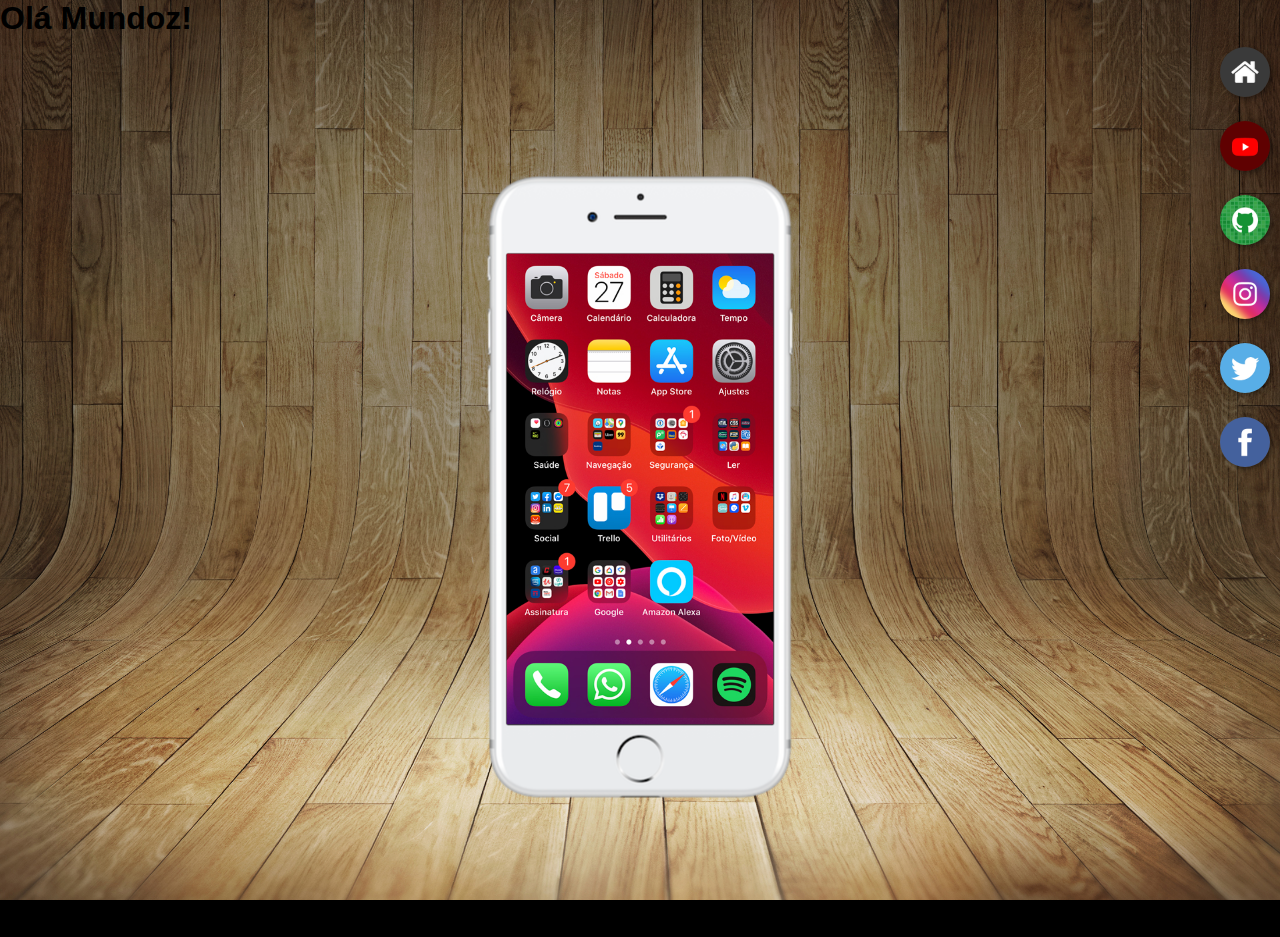
<file: index.html>
<!DOCTYPE html>
<html lang="pt">
<head>
    <meta charset="UTF-8">
    <meta name="viewport" content="width=device-width, initial-scale=1.0">
    <link rel="stylesheet" href="estilos/style.css">
    <title>Projeto Redes Sociais</title>
    <link rel="shortcut icon" href="favicon.ico" type="image/x-icon">
</head>
<body>
    <h1>Olá Mundoz!</h1>
    <main>
        <section id="telefone">            
            <iframe src="home.html" name="tela" id="tela" frameborder="0">
                Seu navegador nao e compativel com isso!
            </iframe>
        </section>
        <section id="redes-sociais">
            <a href="home.html" target="tela"><img src="imagens/logo-home.jpg" alt=""></a><br>
            <a href="youtube.html" target="tela"><img src="imagens/logo-youtube.jpg" alt=""></a><br>
            <a href="github.html" target="tela"><img src="imagens/logo-github.jpg" alt=""></a><br>
            <a href="instagram.html" target="tela"><img src="imagens/logo-instagram.jpg" alt=""></a><br>
            <a href="twitter.html" target="tela"><img src="imagens/logo-twitter.jpg" alt=""></a><br>
            <a href="facebook.html" target="tela"><img src="imagens/logo-facebook.jpg" alt=""></a><br>
        </section>
    </main>
</body>
</html>
</file>
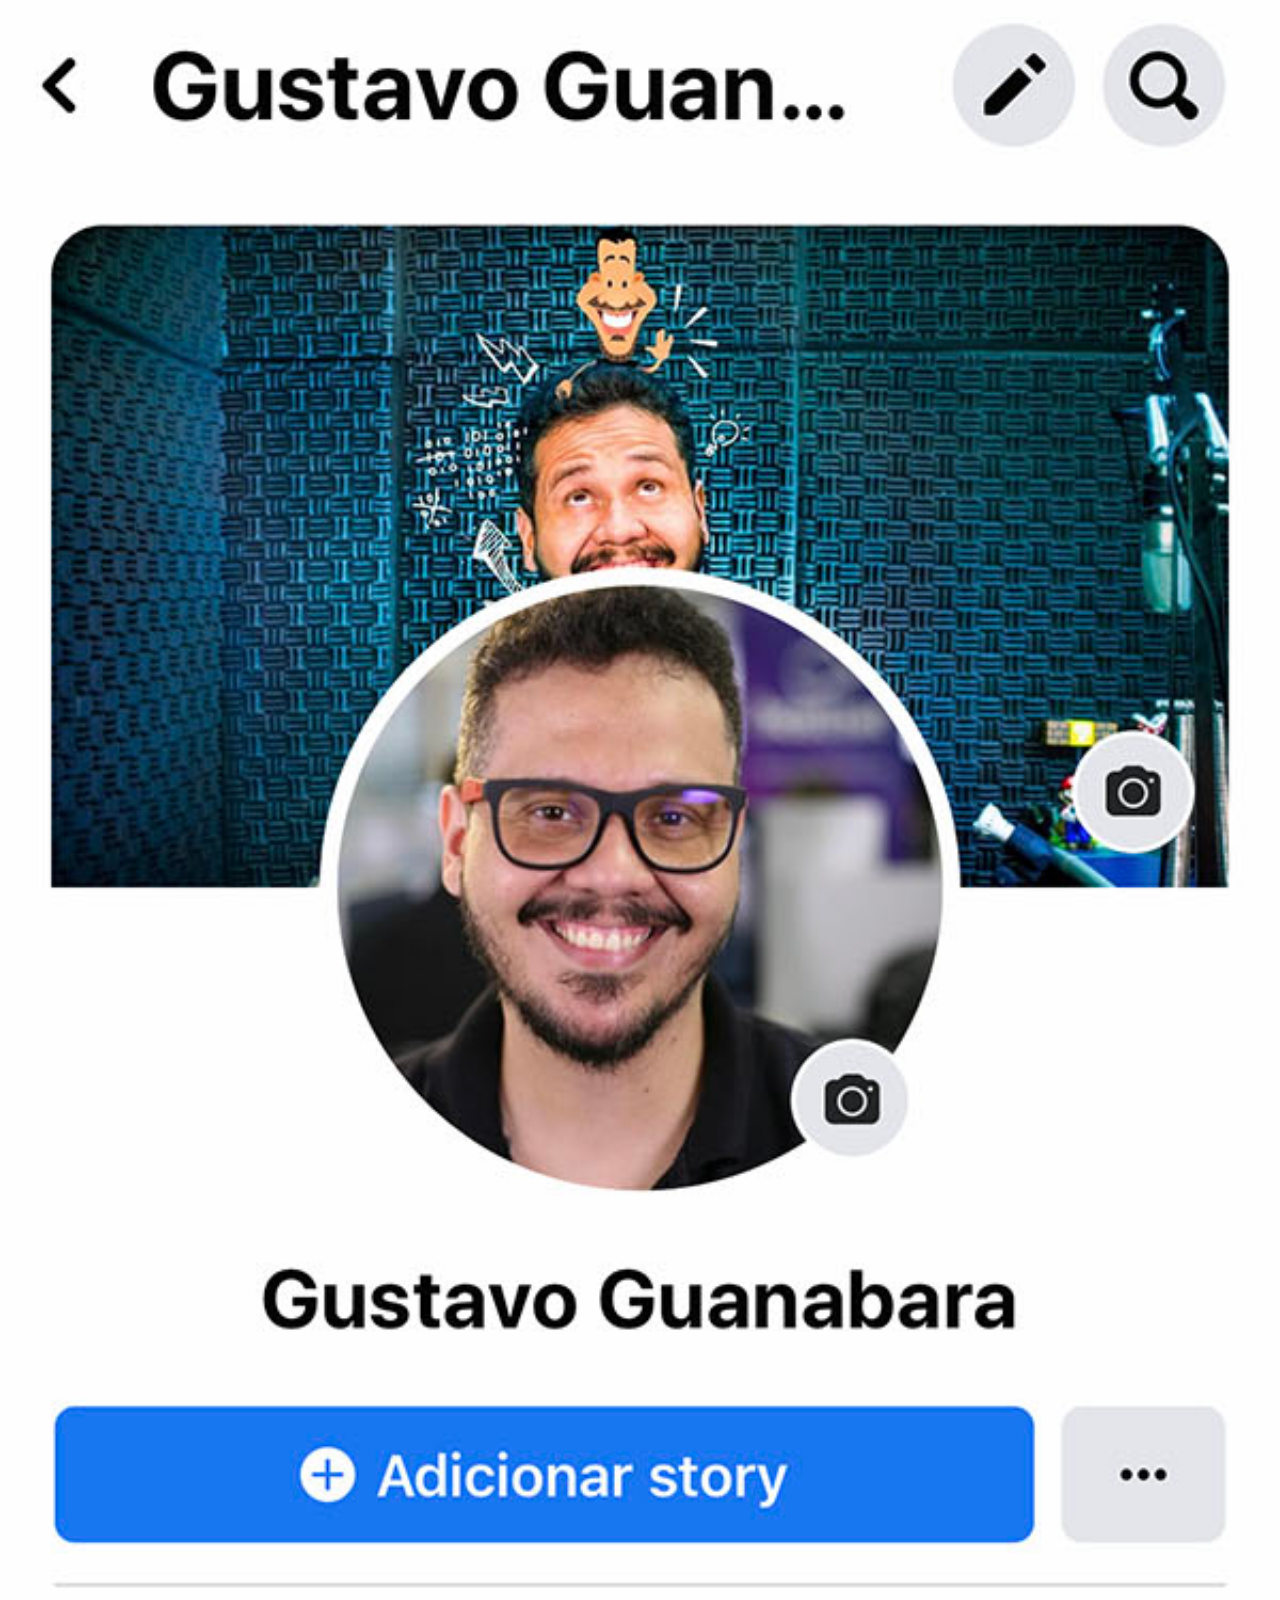
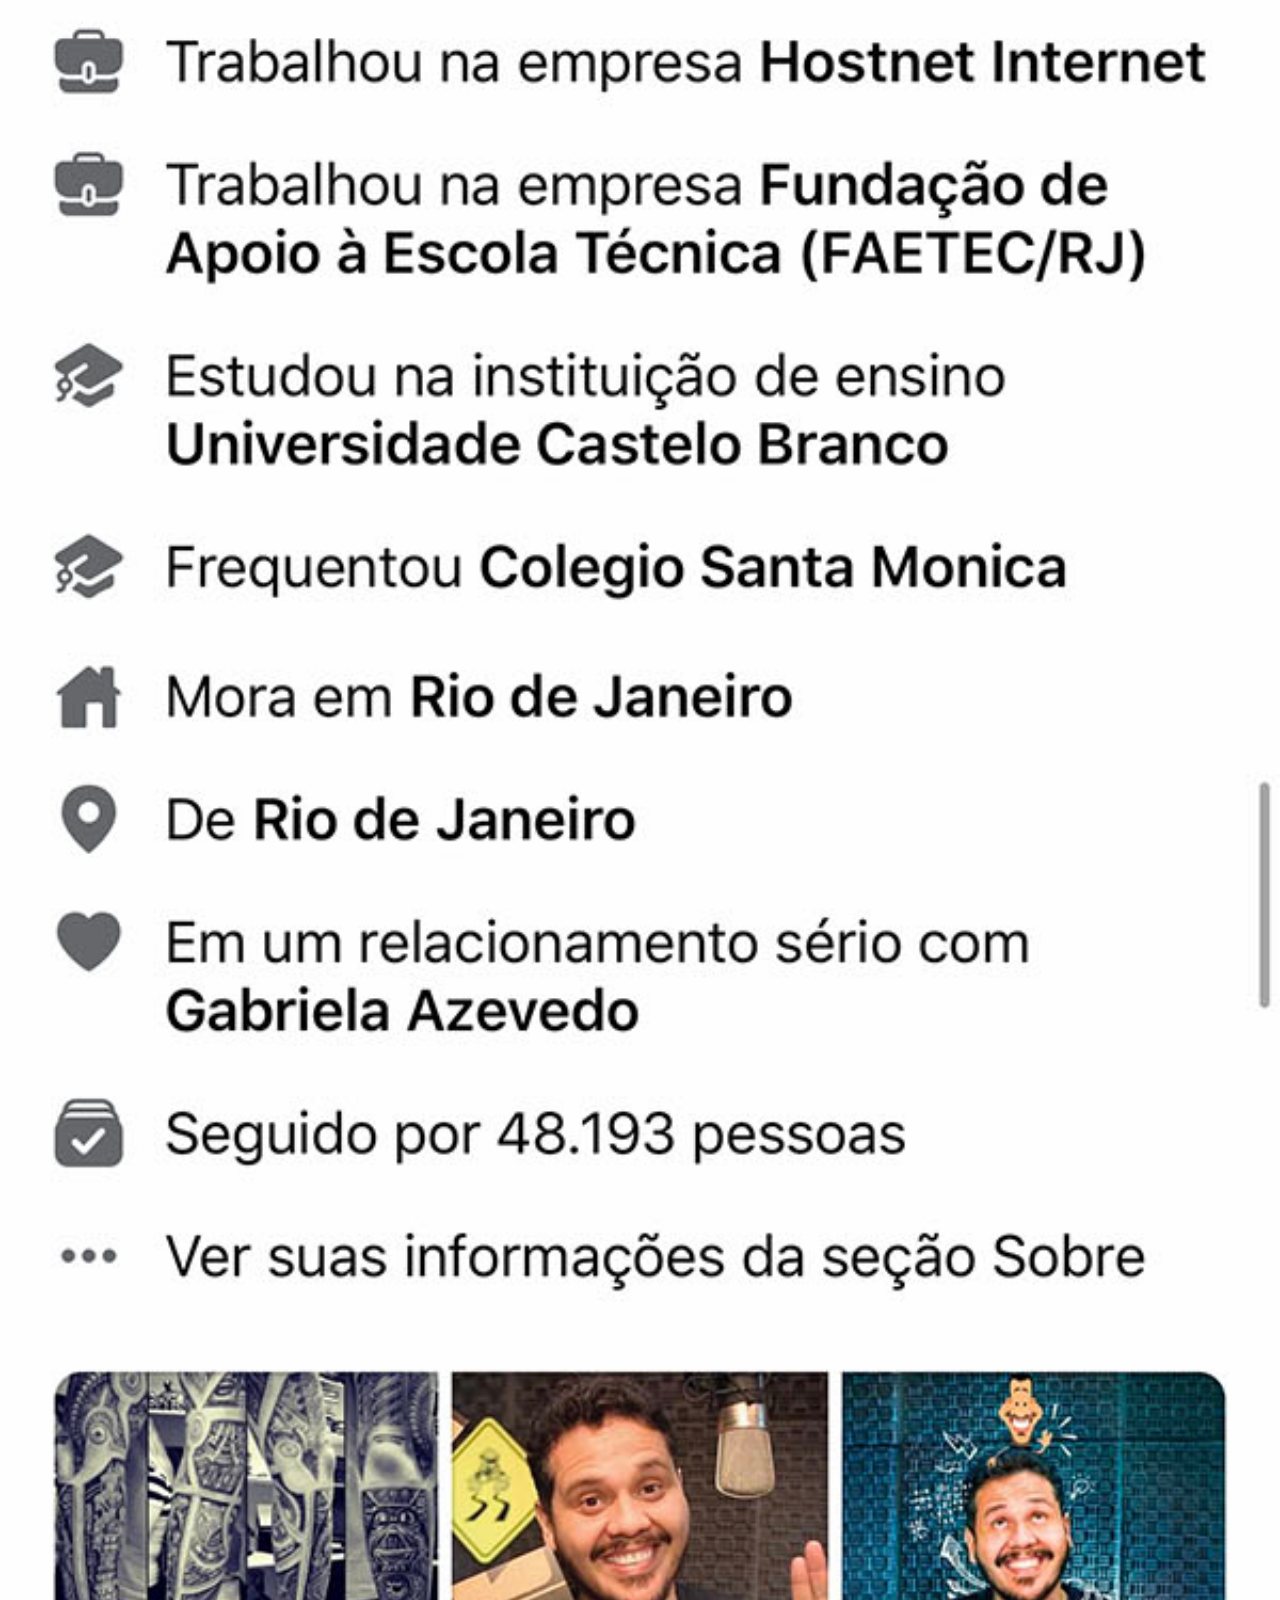
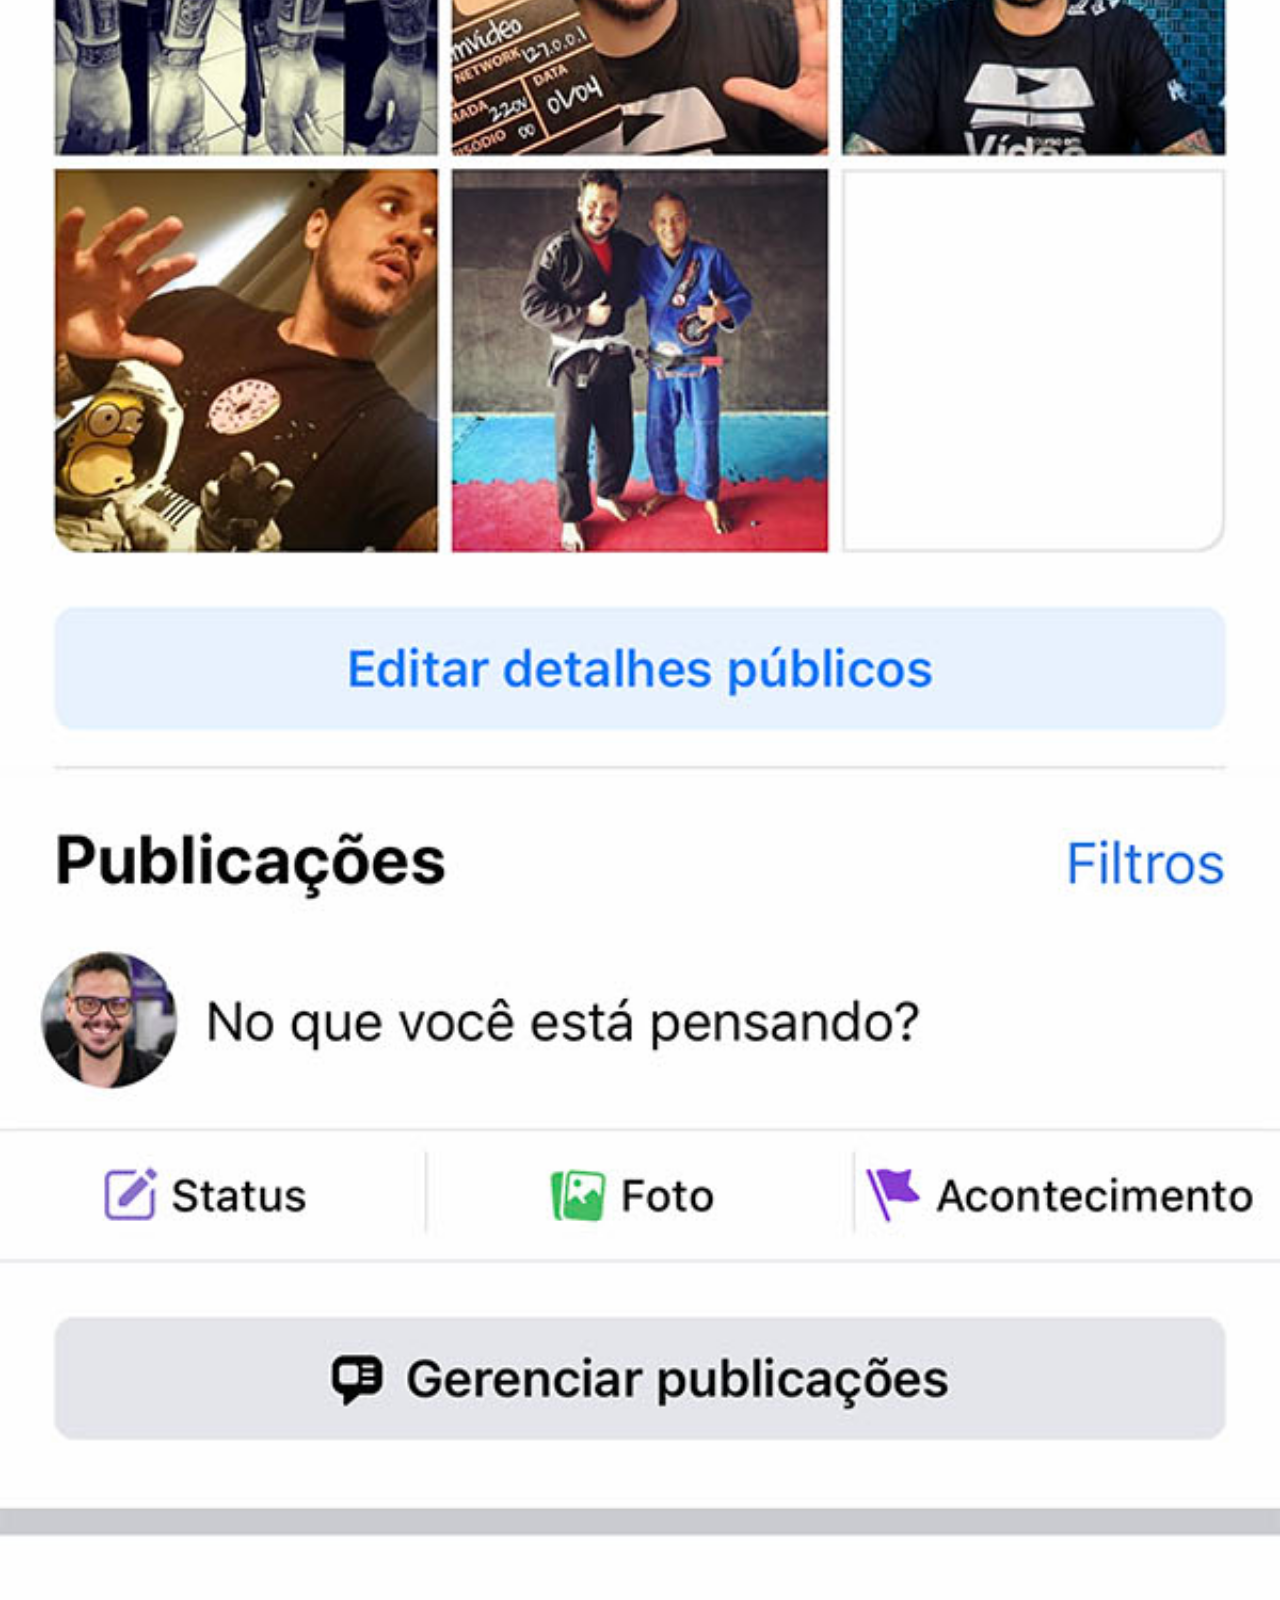
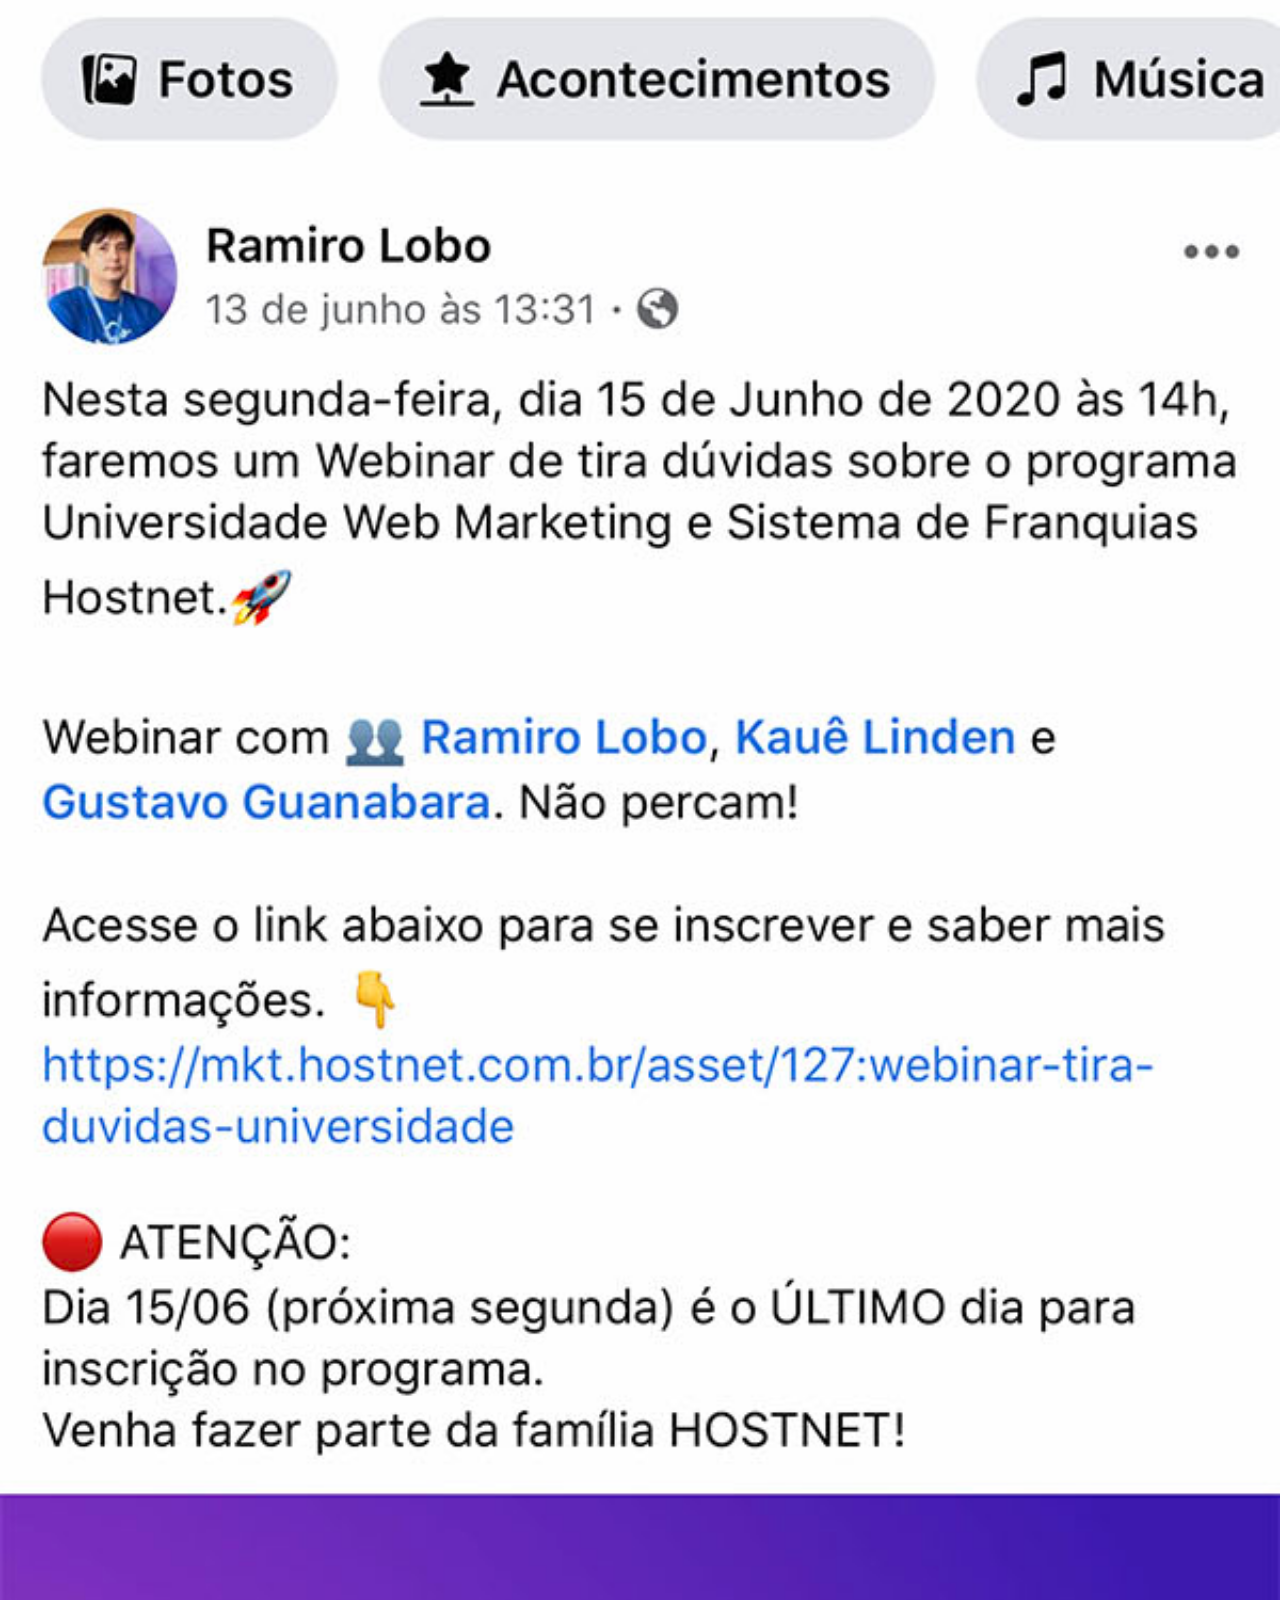
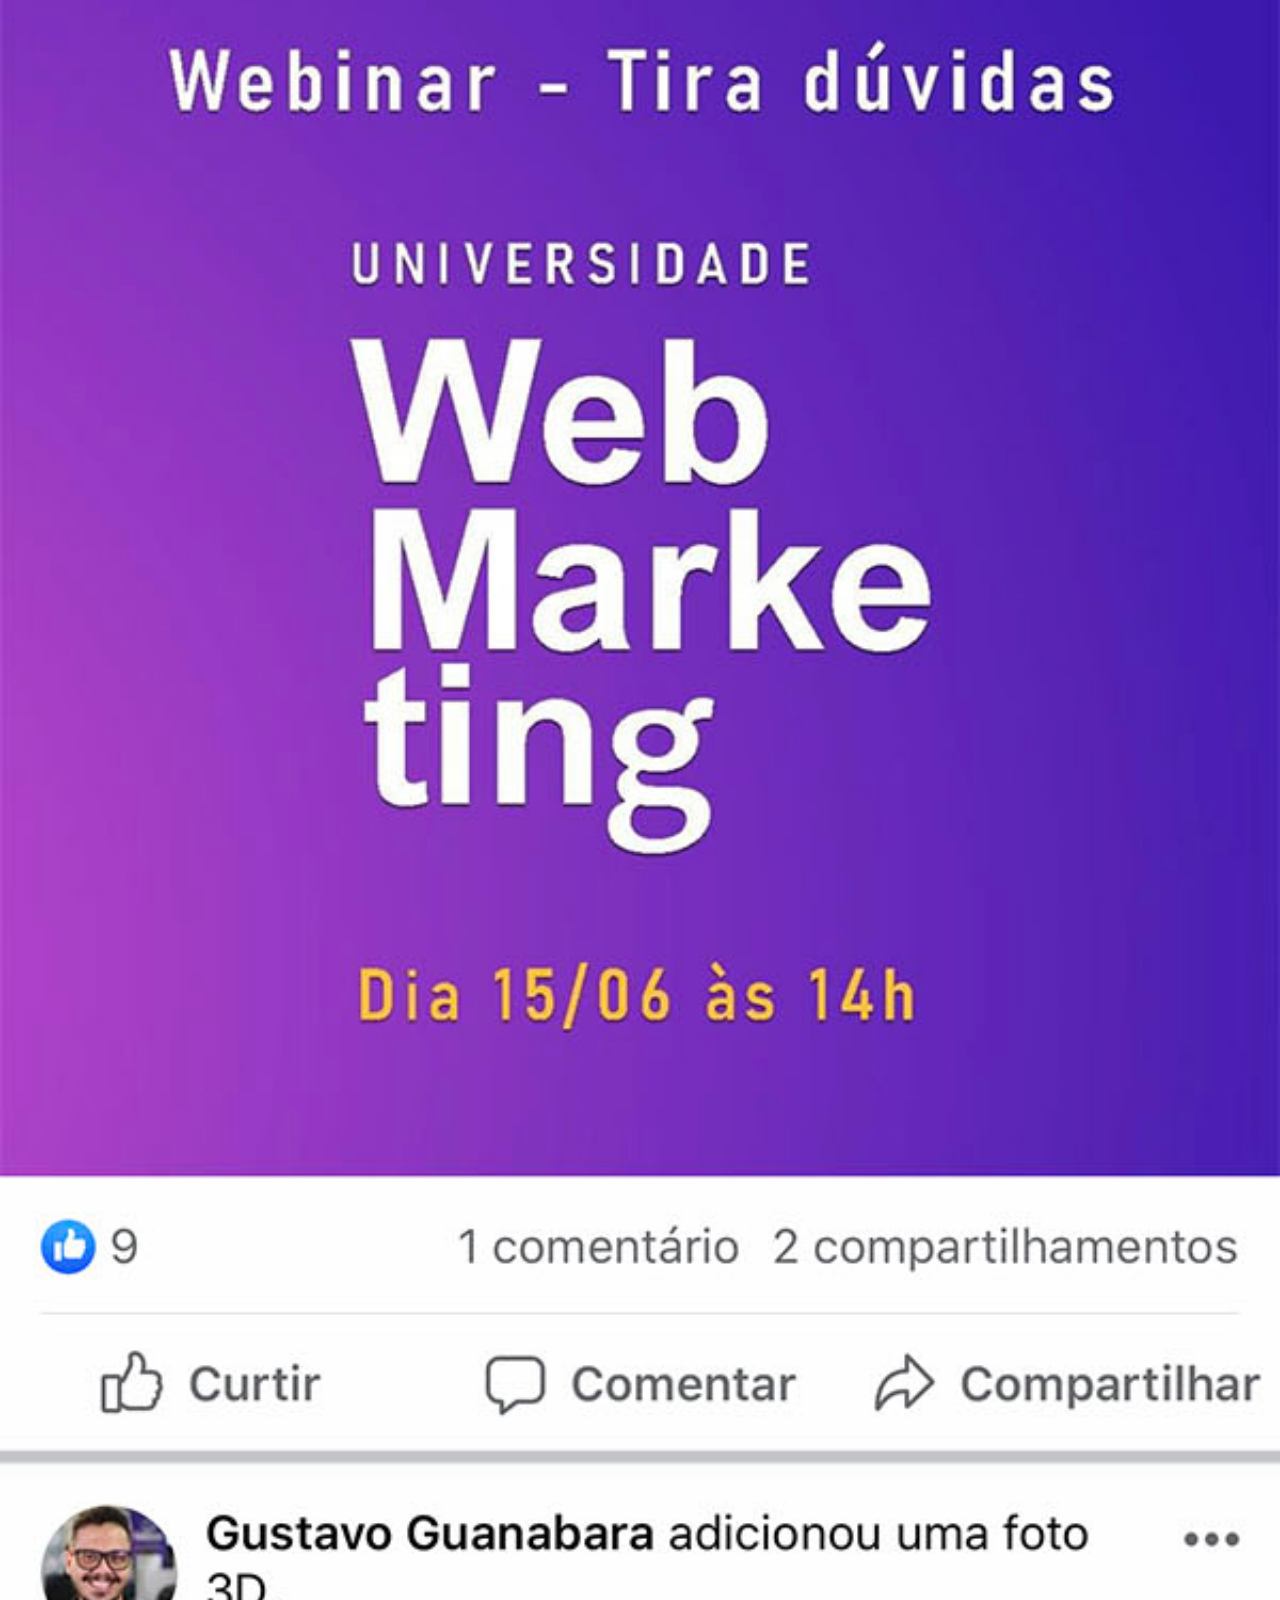
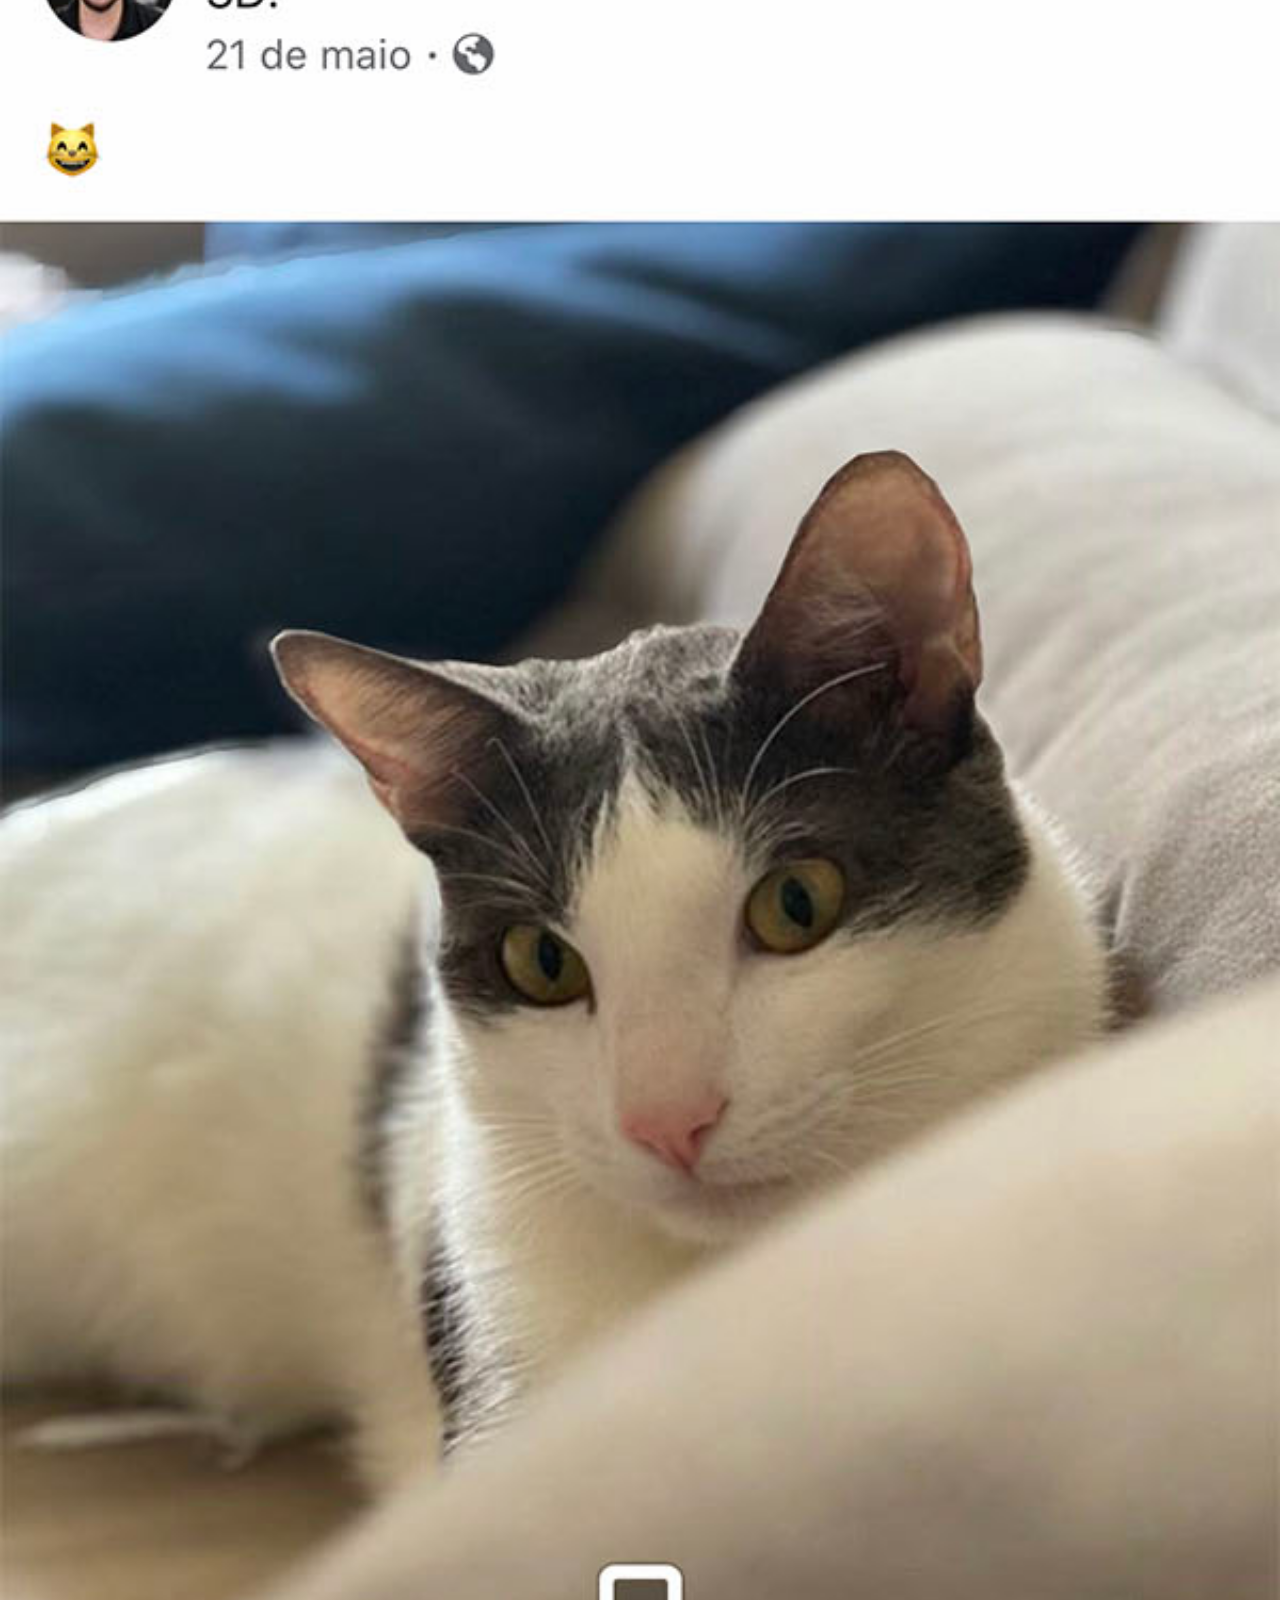
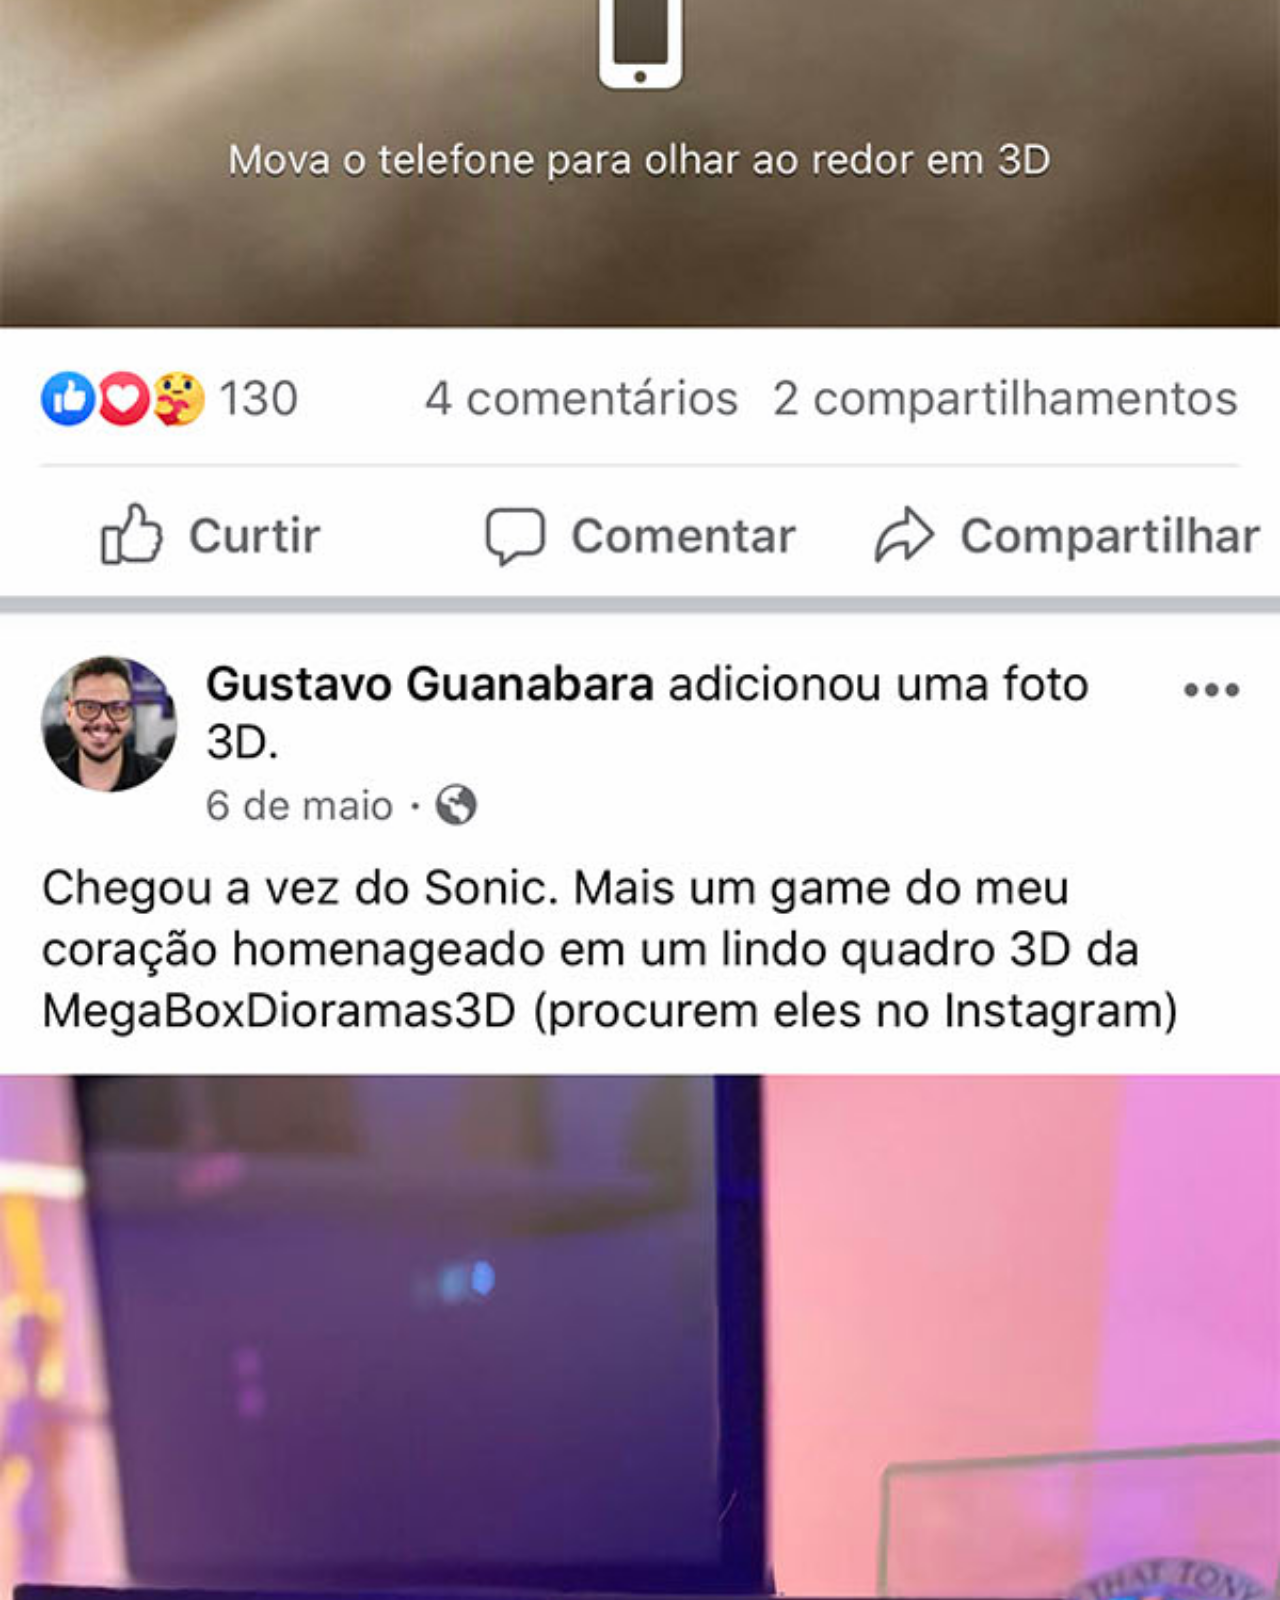
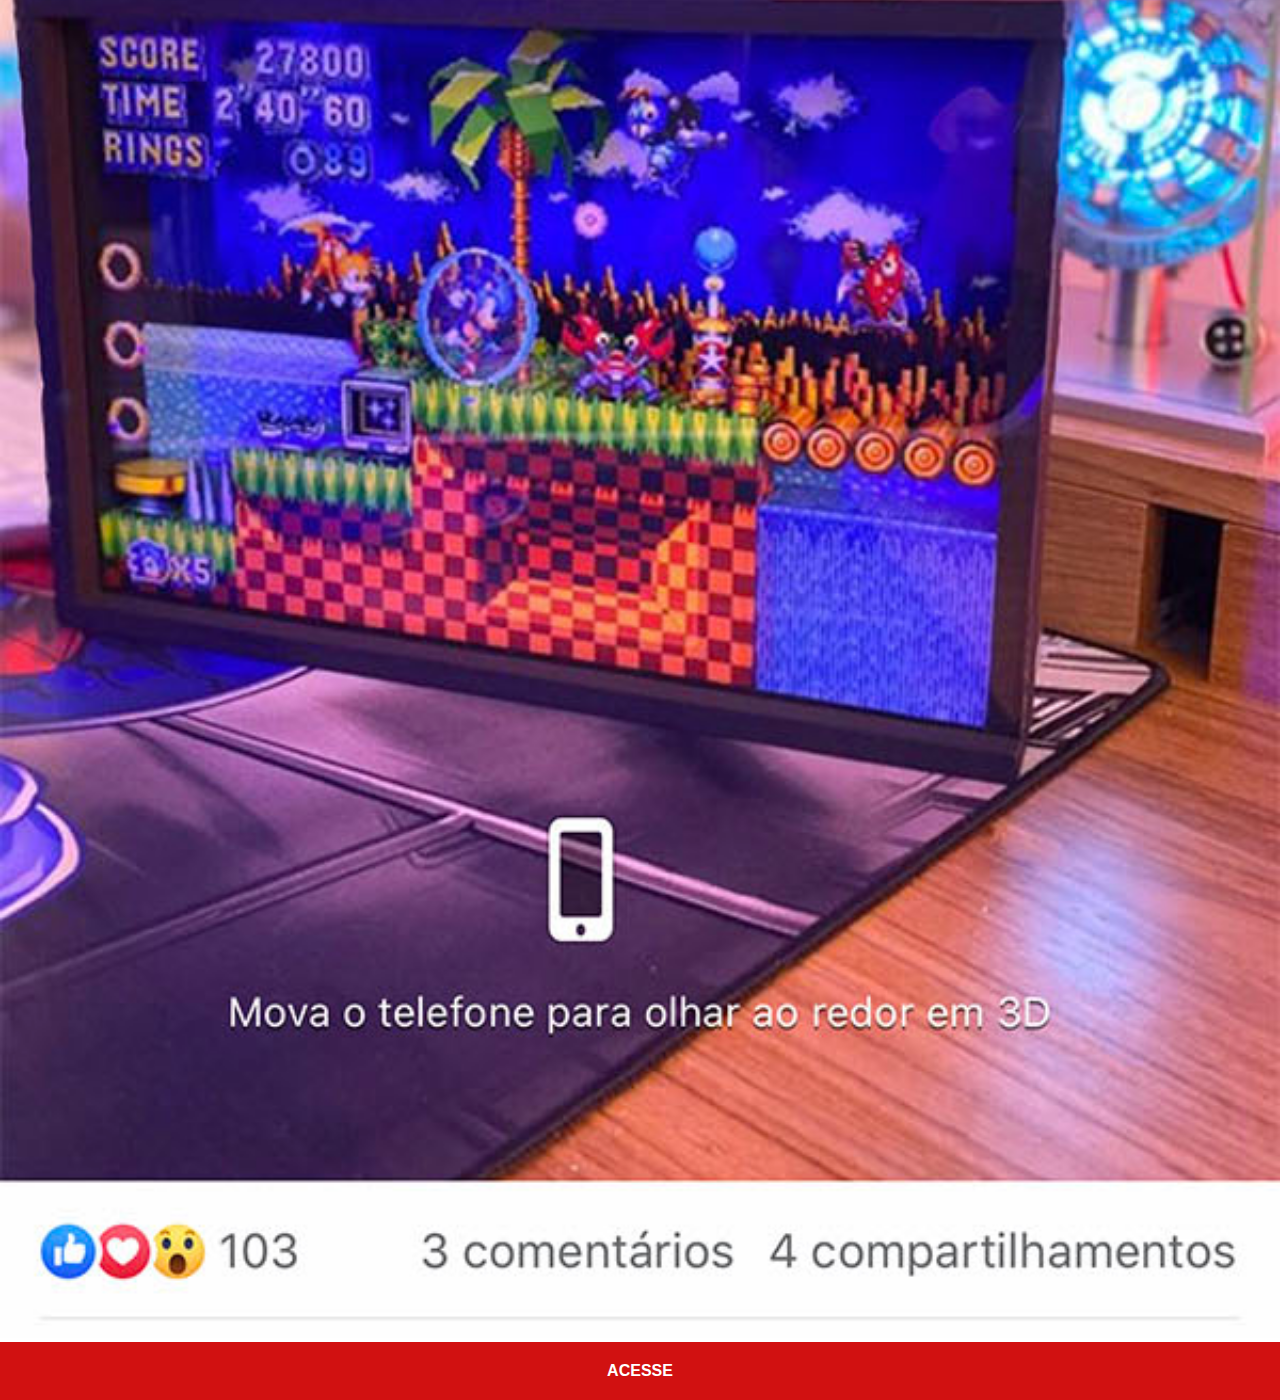
<file: facebook.html>
<!DOCTYPE html>
<html lang="pt">
<head>
    <meta charset="UTF-8">
    <meta name="viewport" content="width=device-width, initial-scale=1.0">
    <title>Facebook</title>
    <link rel="stylesheet" href="estilos/social.css">
</head>
<body>
    <img src="imagens/tela-facebook.jpg" alt="Facebook">
    <a href="https://www.facebook.com/profile.php?id=100083112963833" target="_blank">Acesse</a>
</body>
</html>
</file>
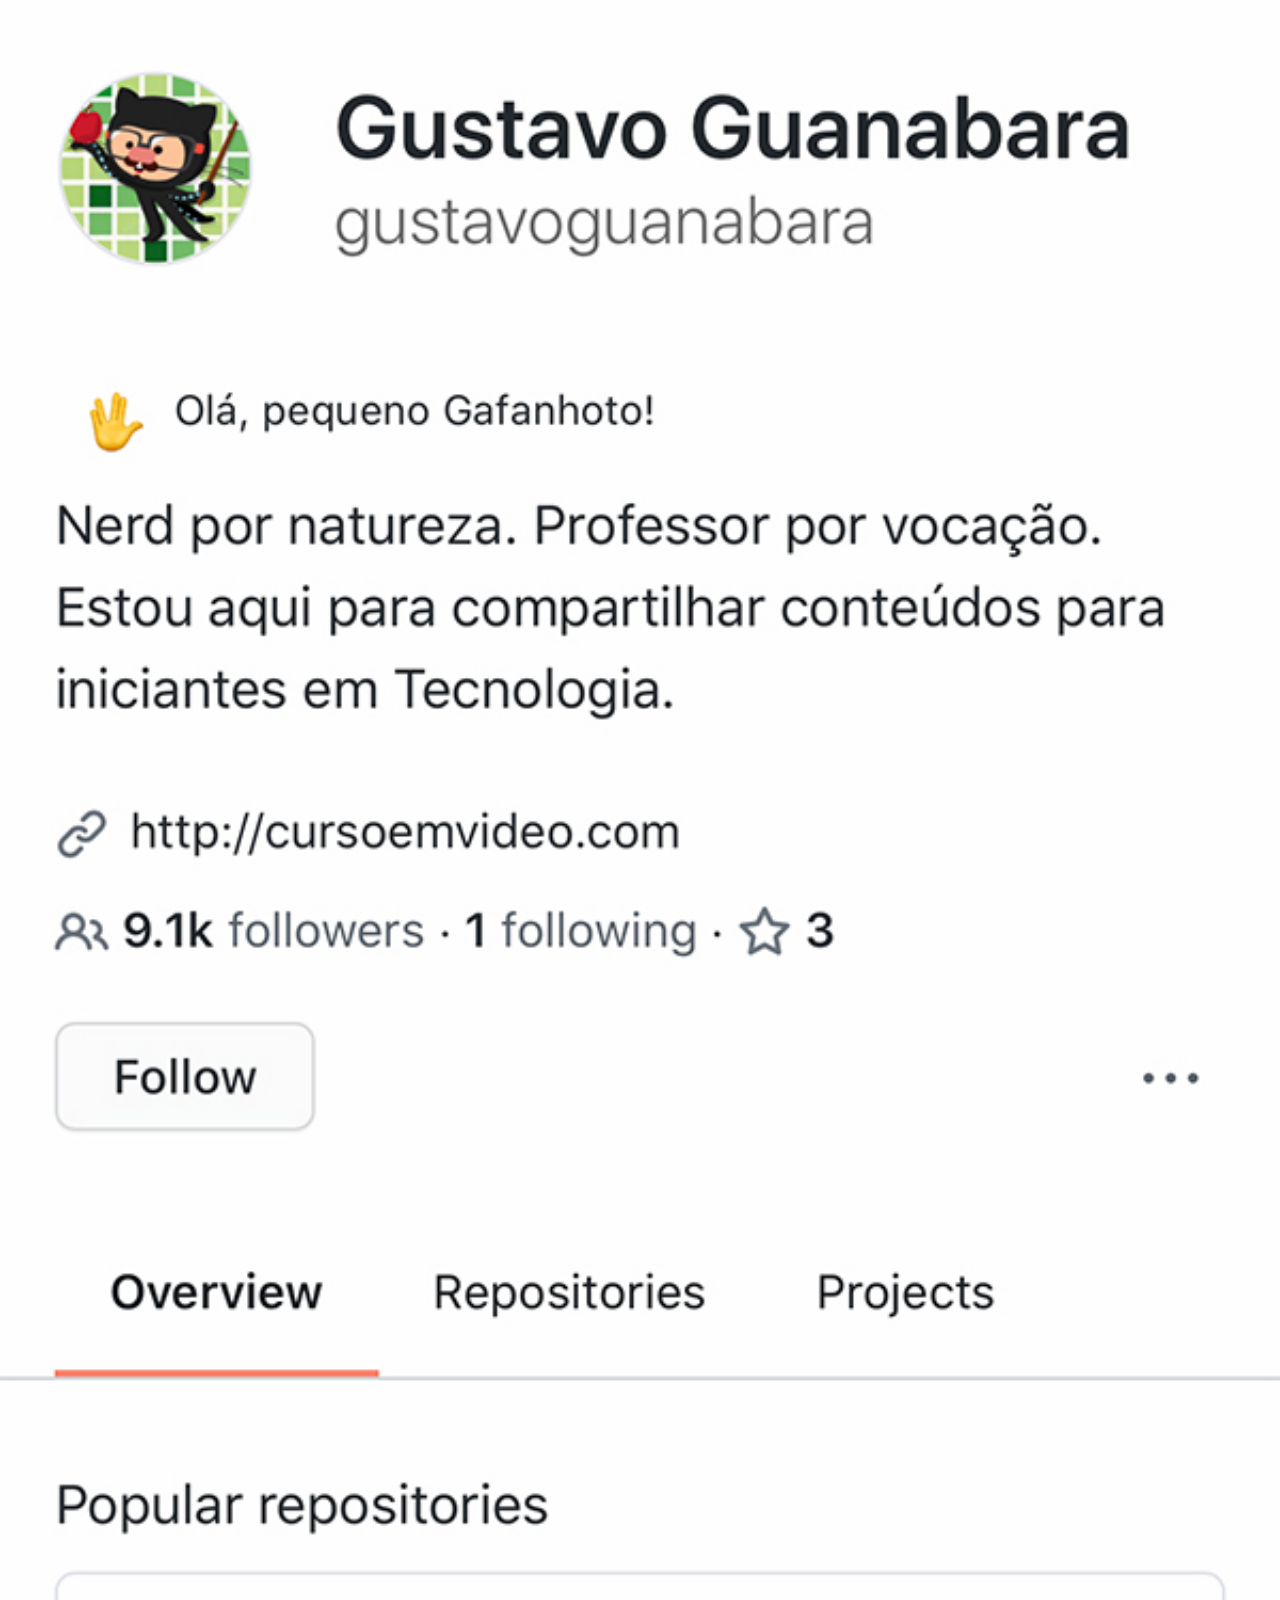
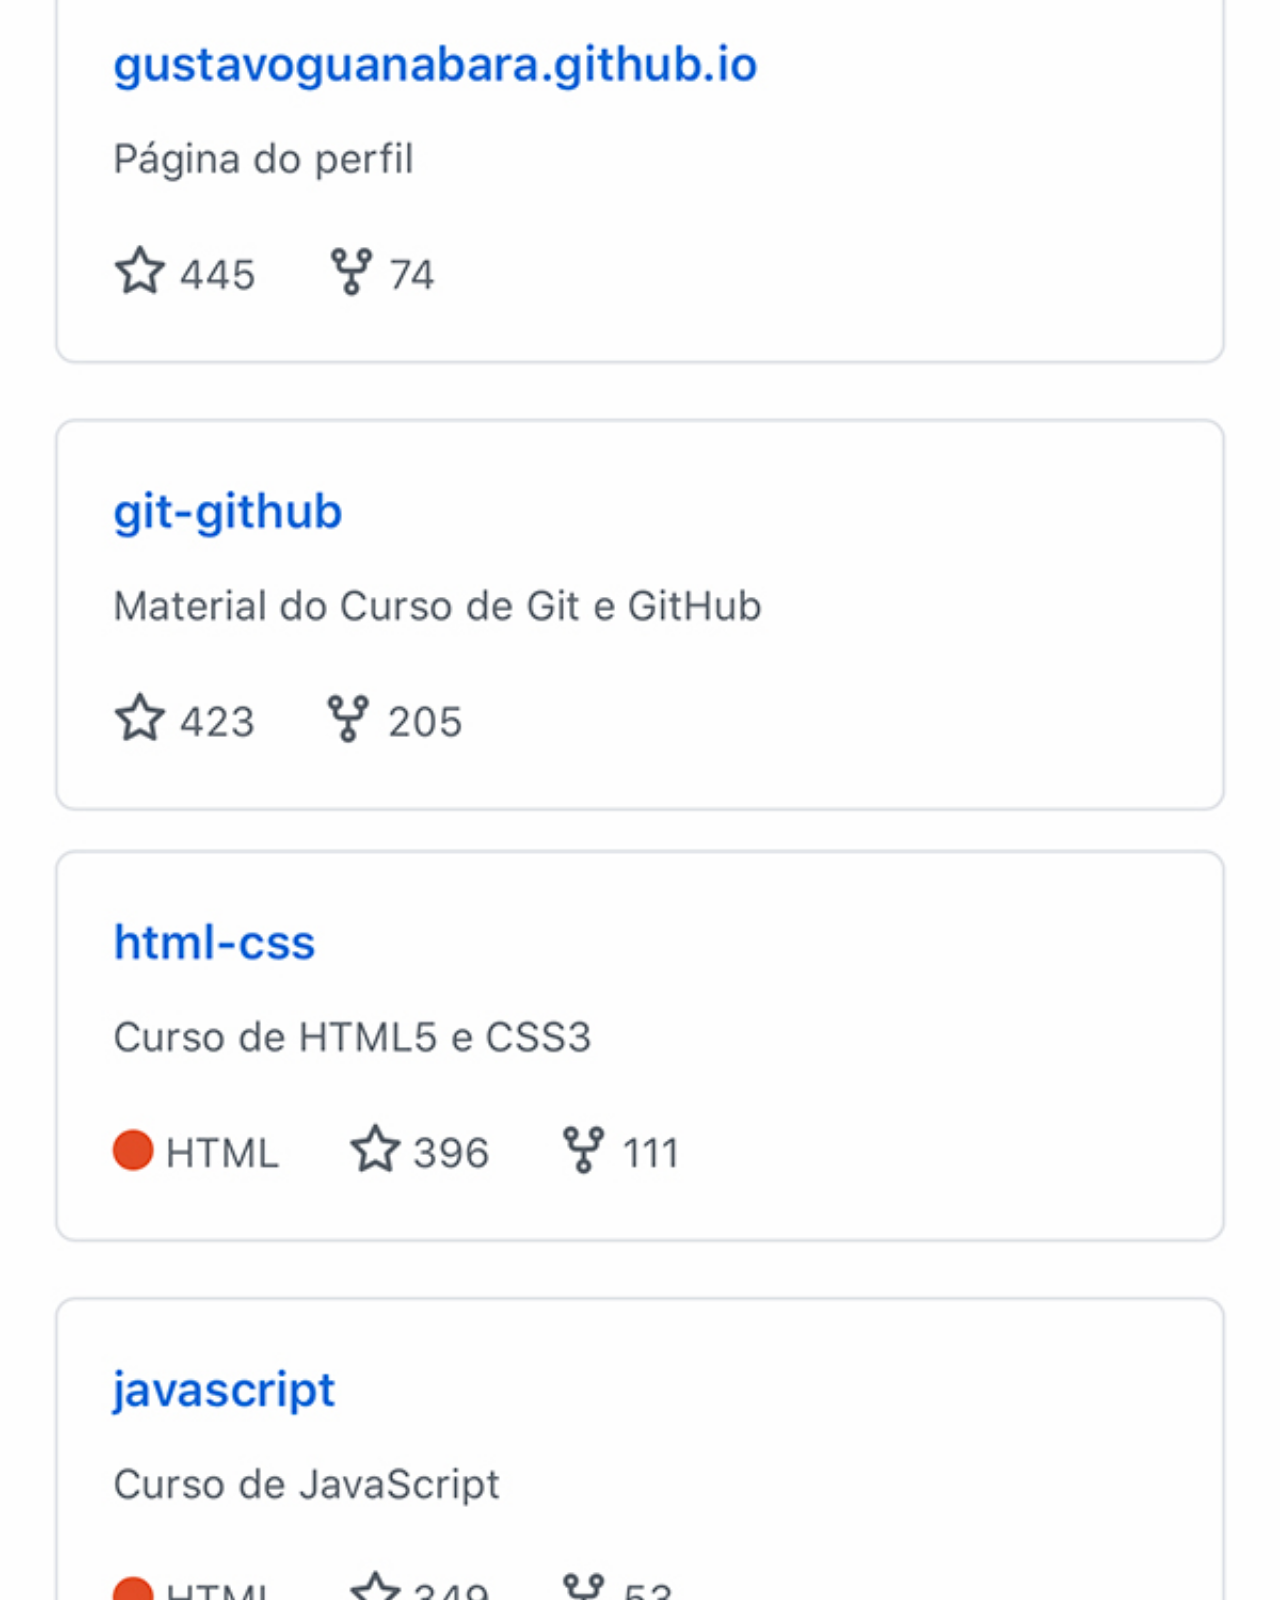
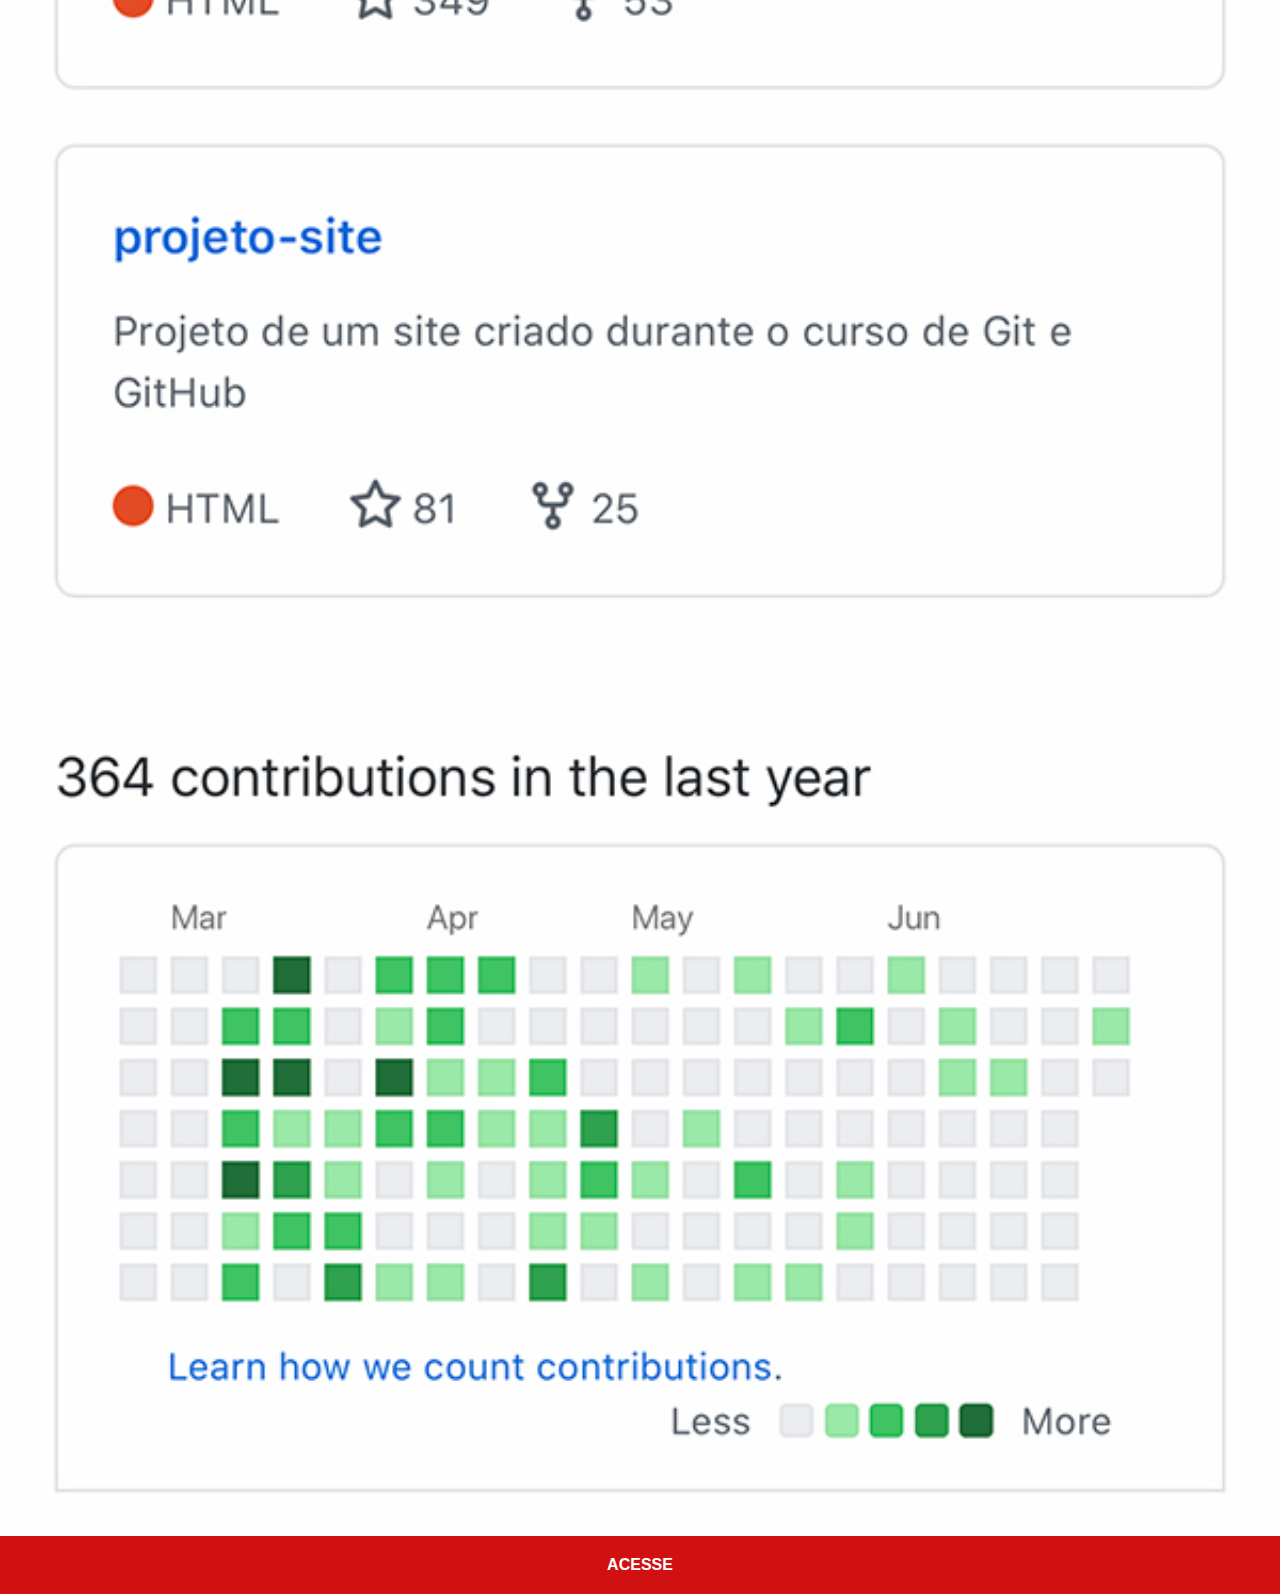
<file: github.html>
<!DOCTYPE html>
<html lang="en">
<head>
    <meta charset="UTF-8">
    <meta name="viewport" content="width=device-width, initial-scale=1.0">
    <title>Github</title>
    <link rel="stylesheet" href="estilos/social.css">
</head>
<body>
    <img src="imagens/tela-github.jpg" alt="Github">
    <a href="https://github.com/gustavoguanabara" target="_blank">Acesse</a>
</body>
</html>
</file>
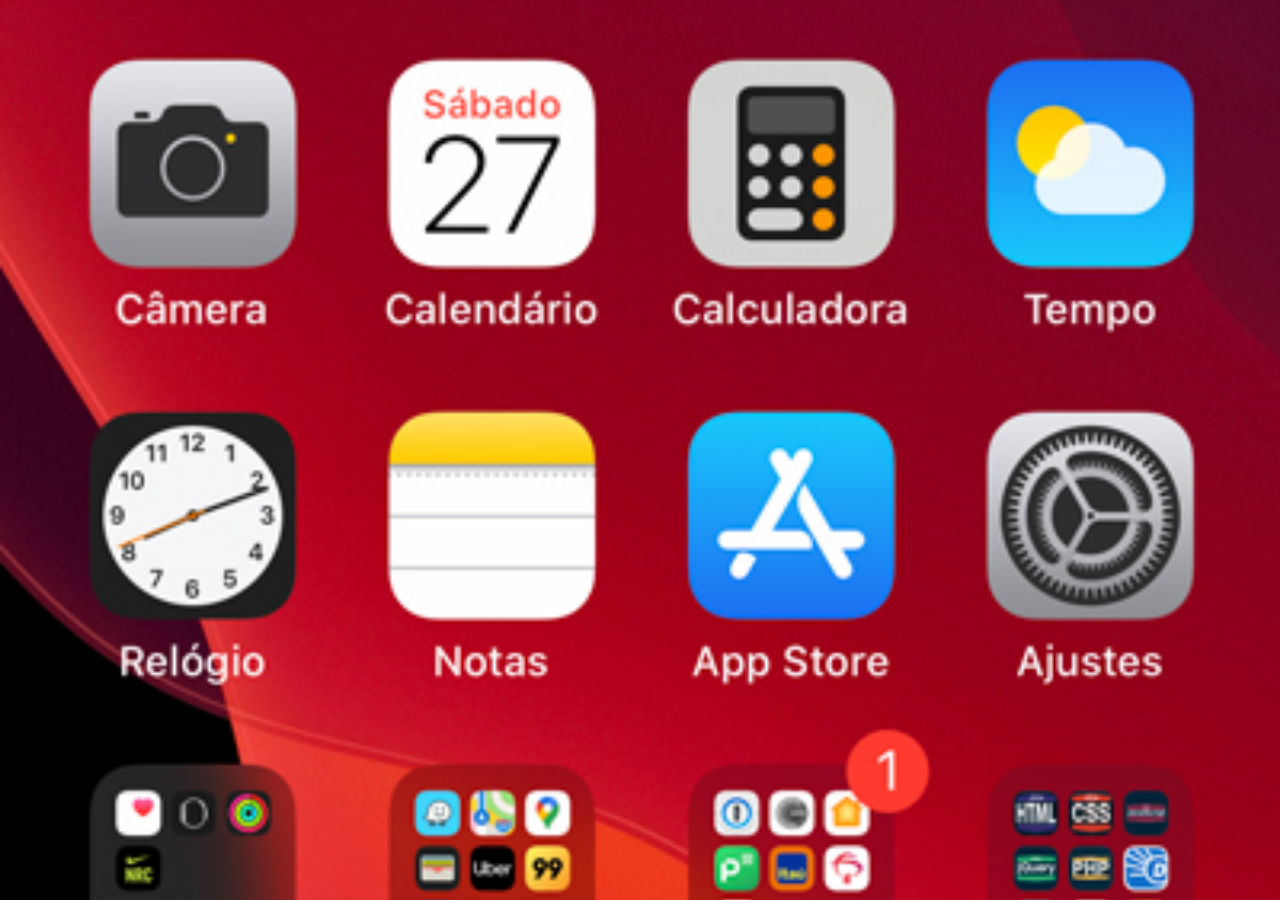
<file: home.html>
<!DOCTYPE html>
<html lang="pt-br">
<head>
    <meta charset="UTF-8">
    <meta name="viewport" content="width=device-width, initial-scale=1.0">
    <title>Home</title>
    <link rel="shortcut icon" href="favicon.ico" type="image/x-icon">
</head>
<body>
    <style>
        *{
            margin: 0;
            padding: 0;
        }

        body{
            width: 100vw;
            height: 100vh;
            background-image: url('imagens/tela-home.jpg');
            background-repeat: no-repeat;
            background-position: top center;
            background-size: cover;
        }
    </style>
</body>
</html>
</file>
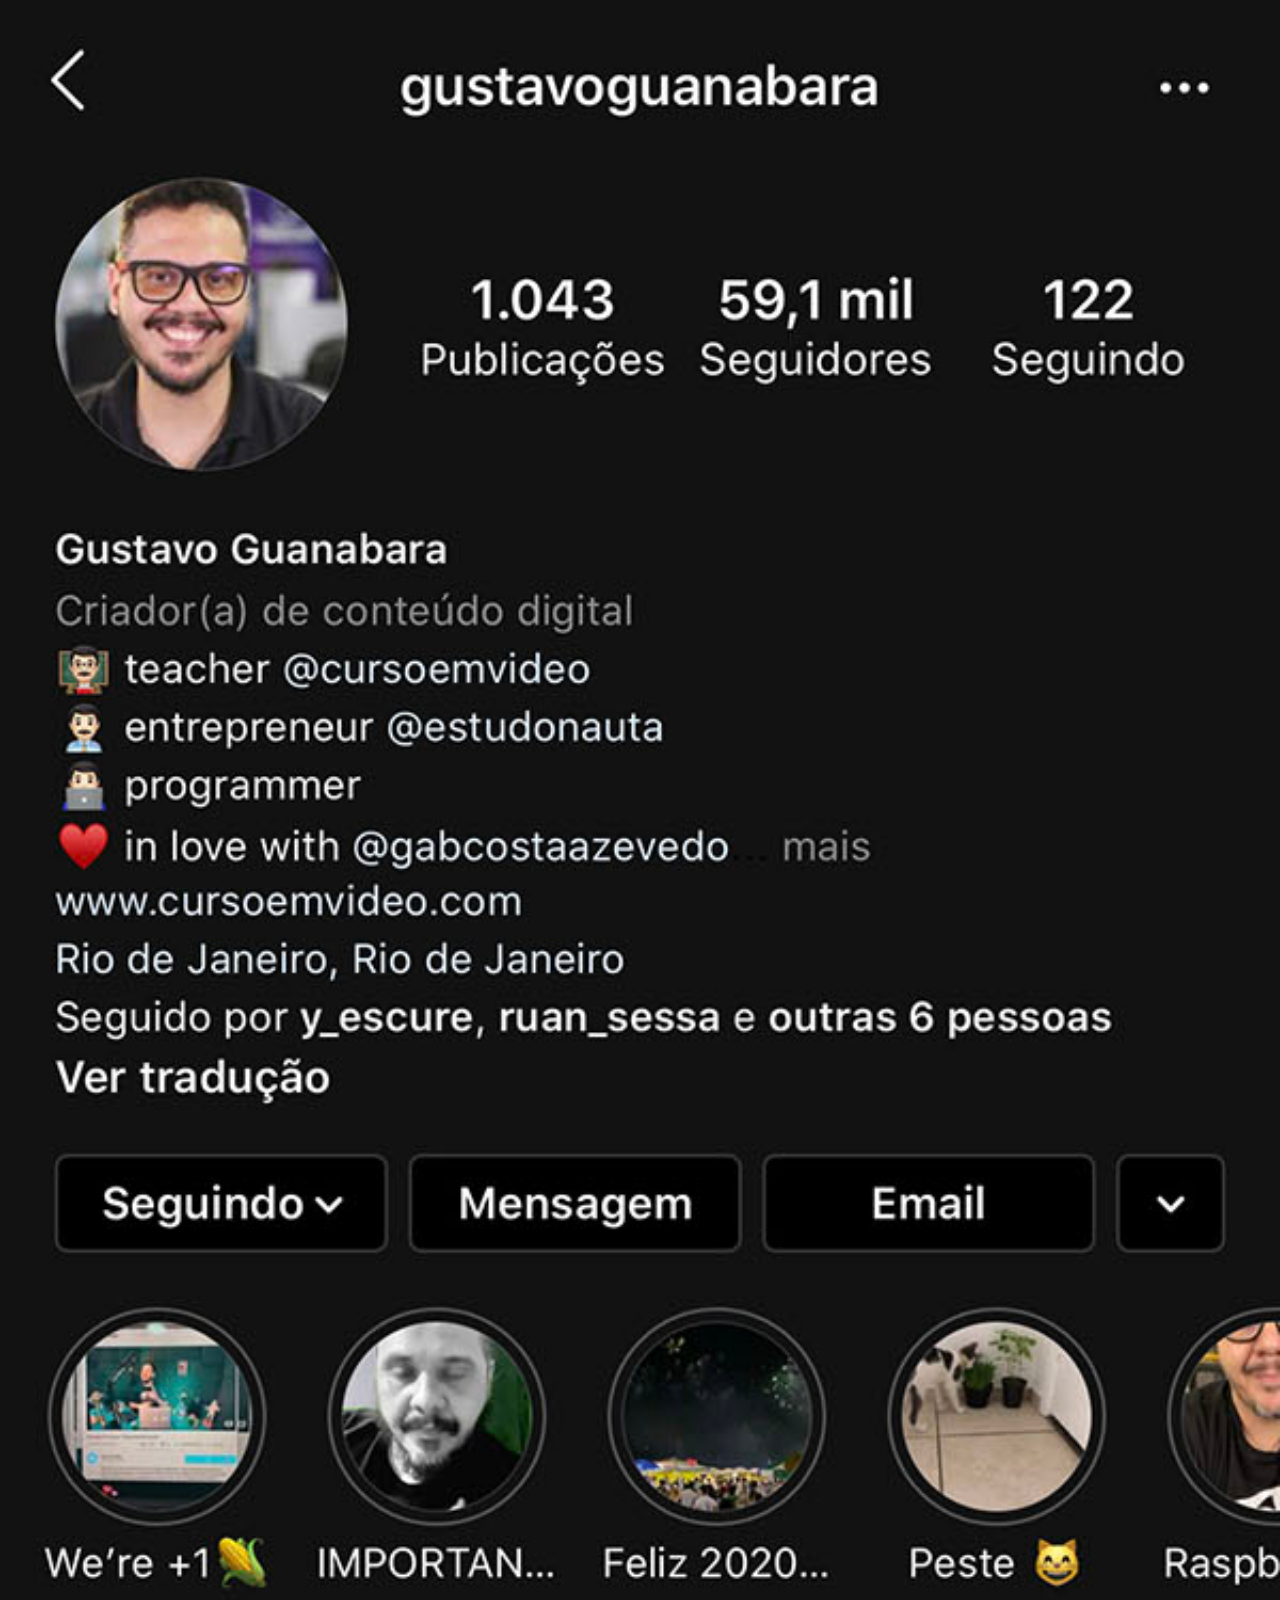
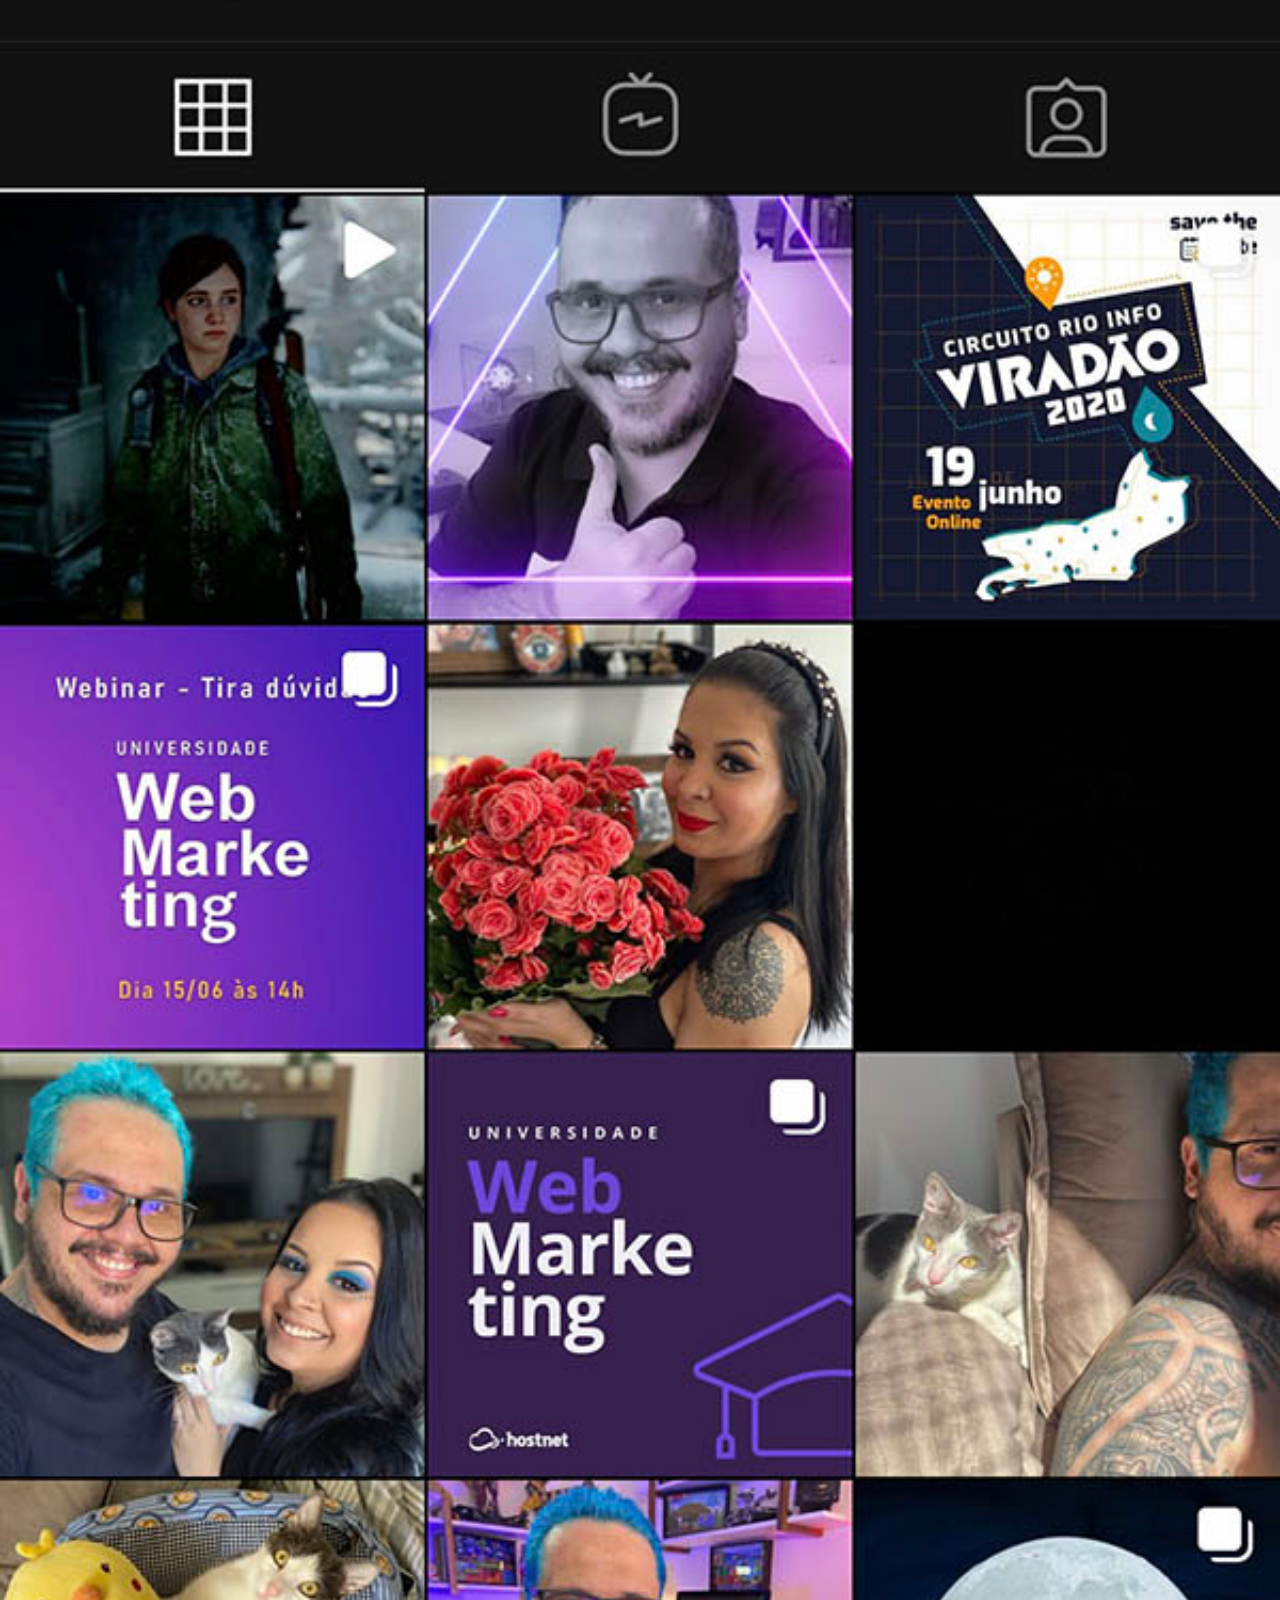
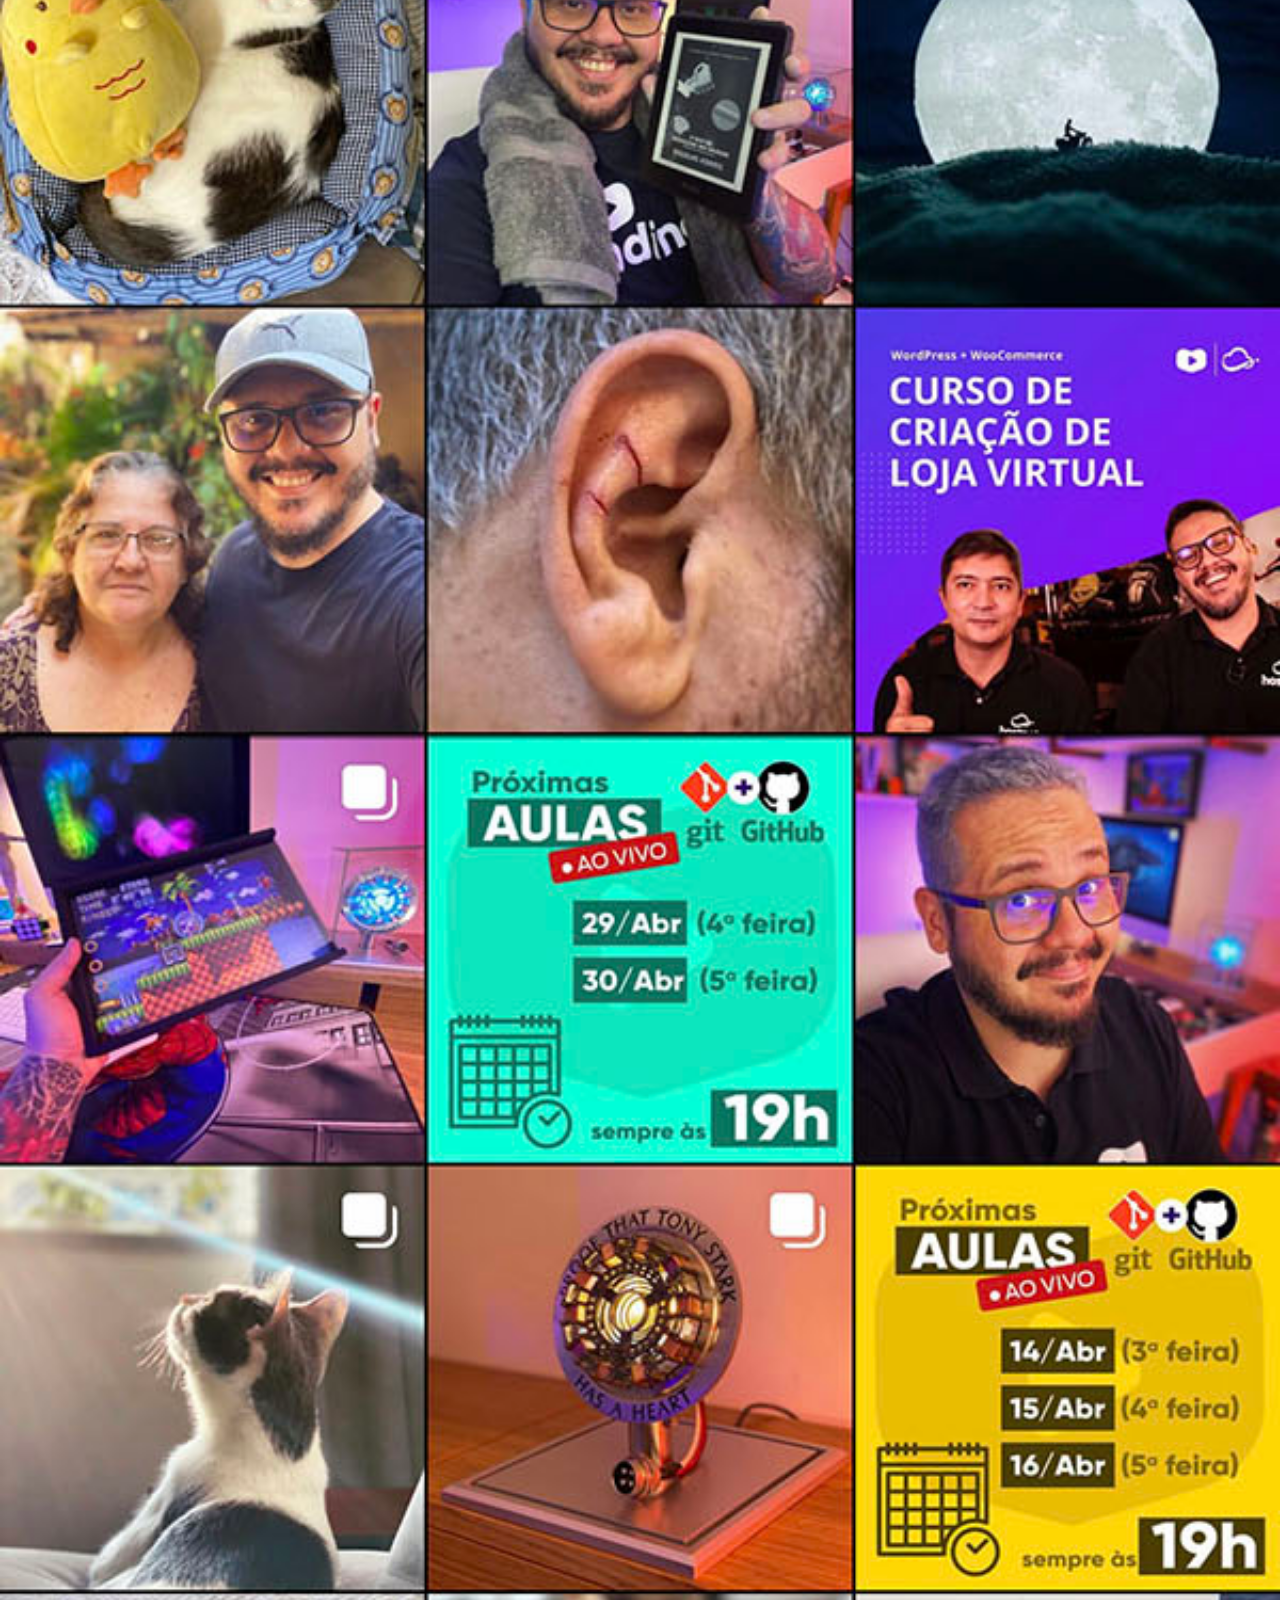
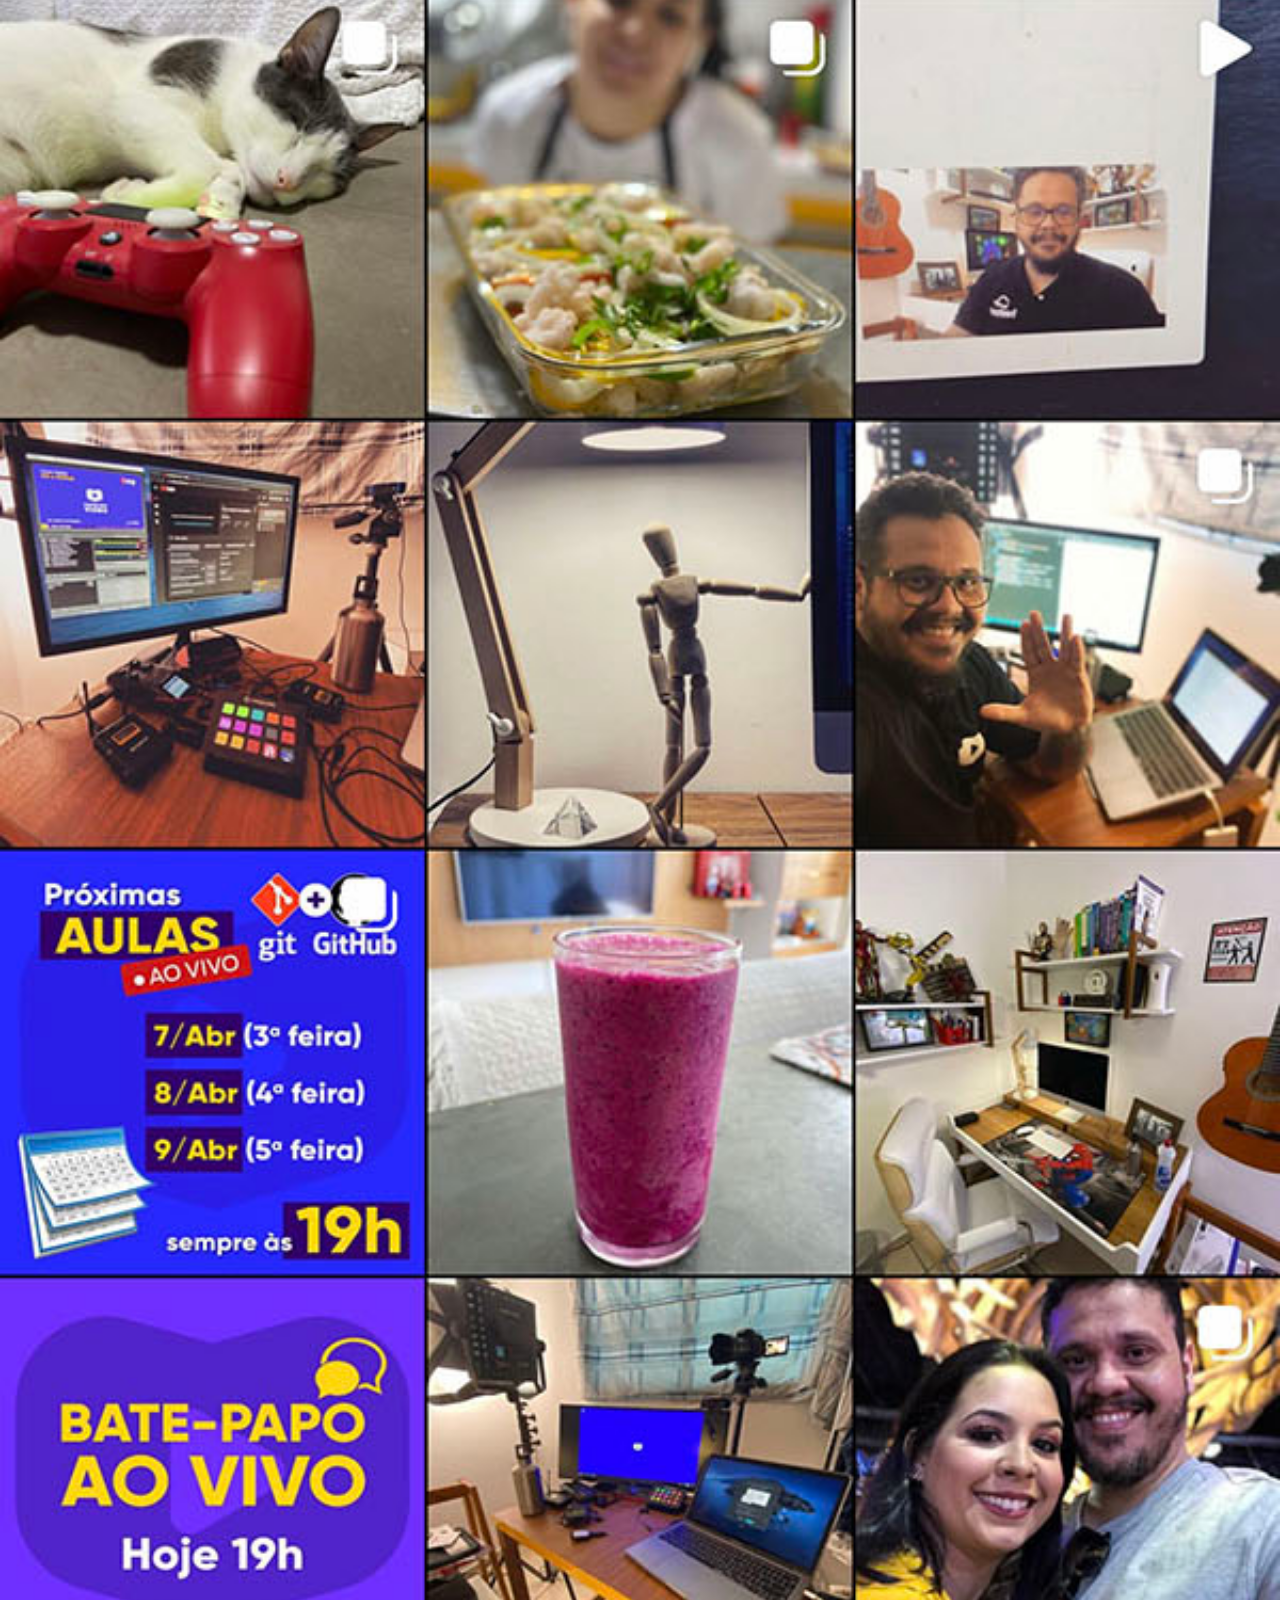
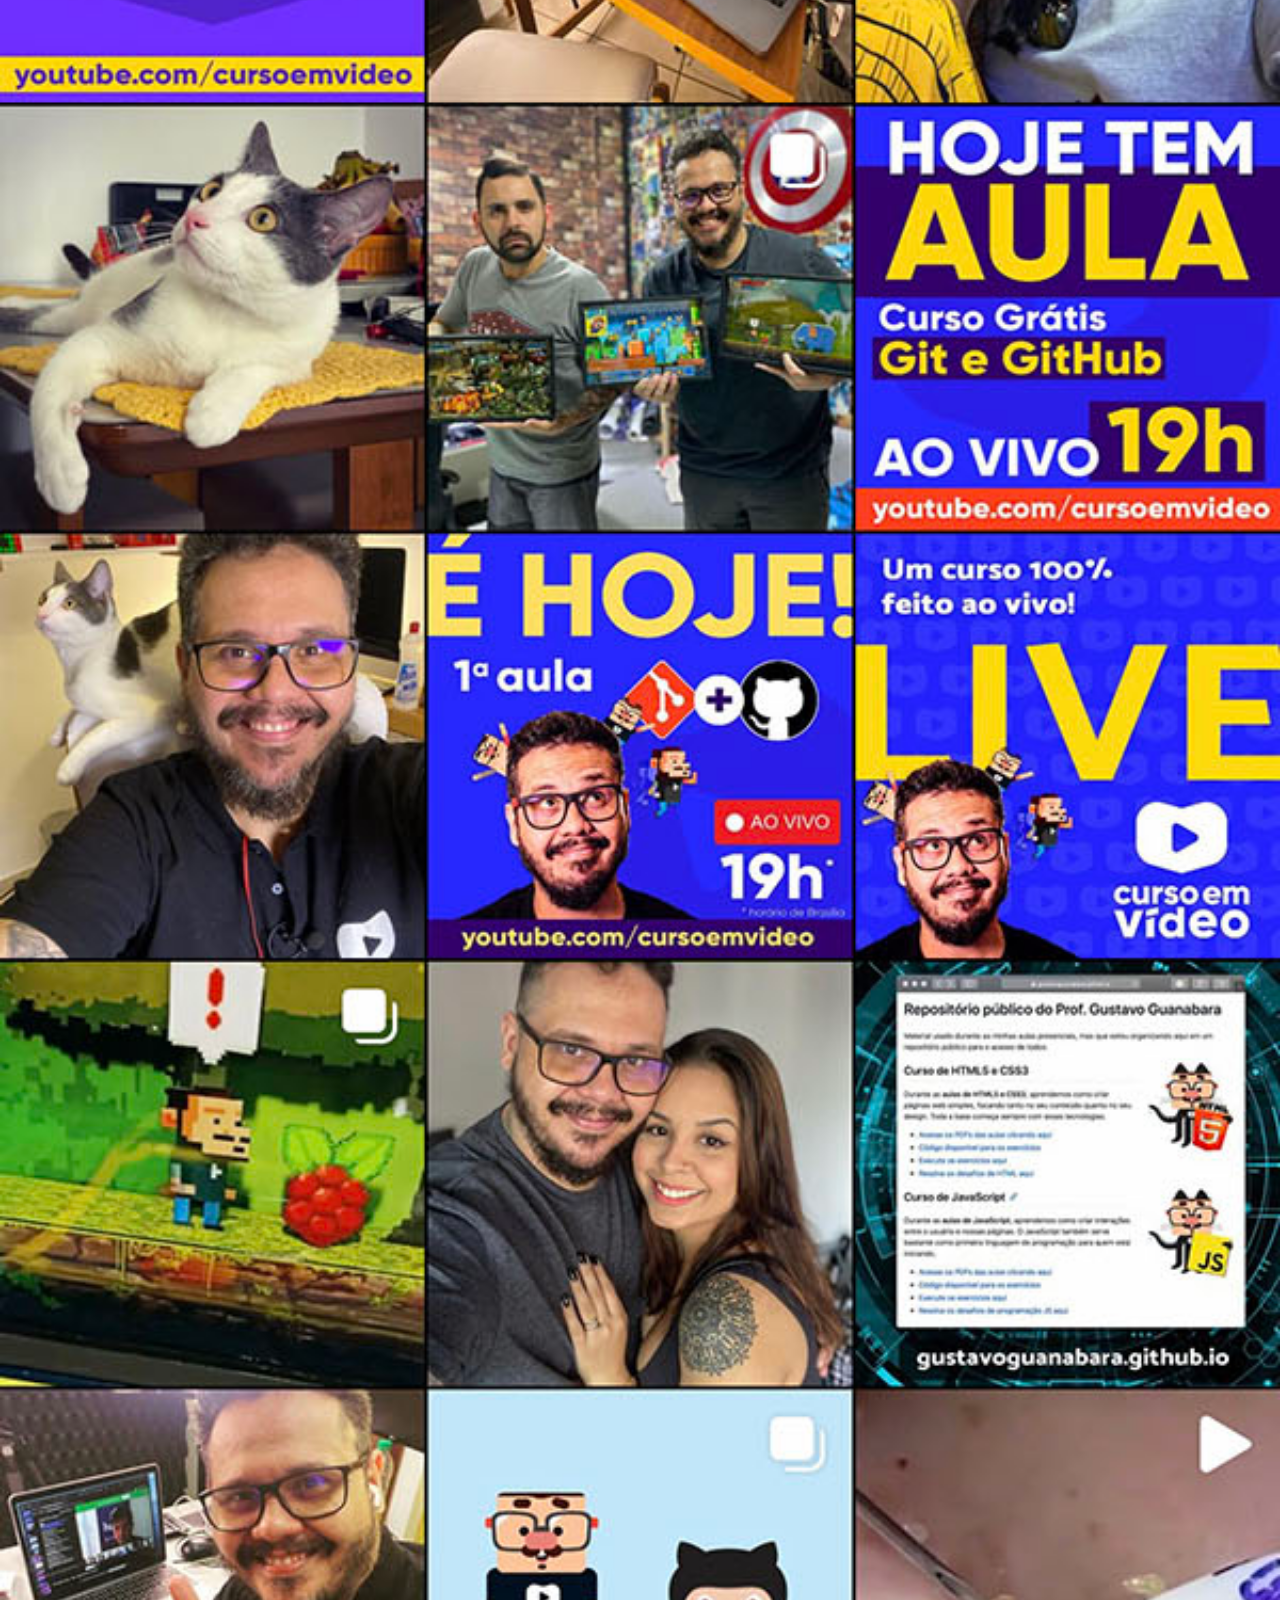
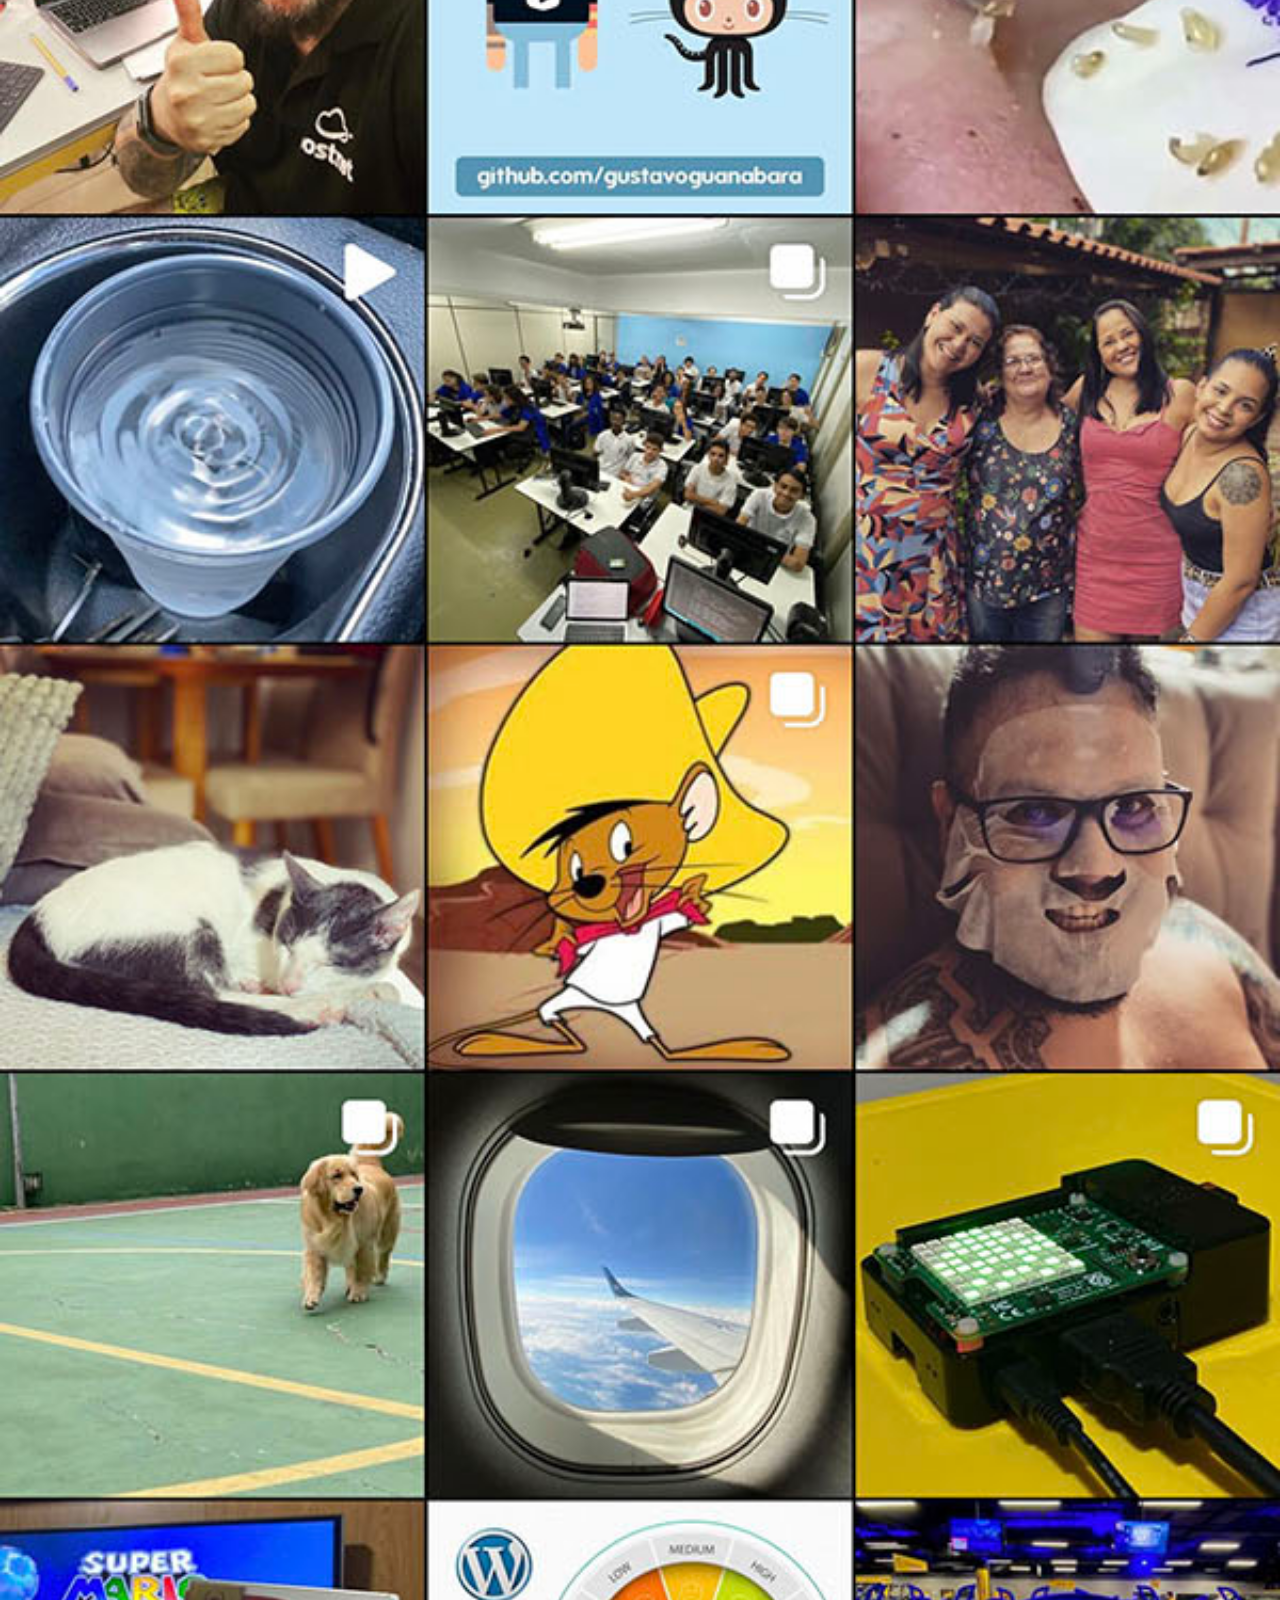
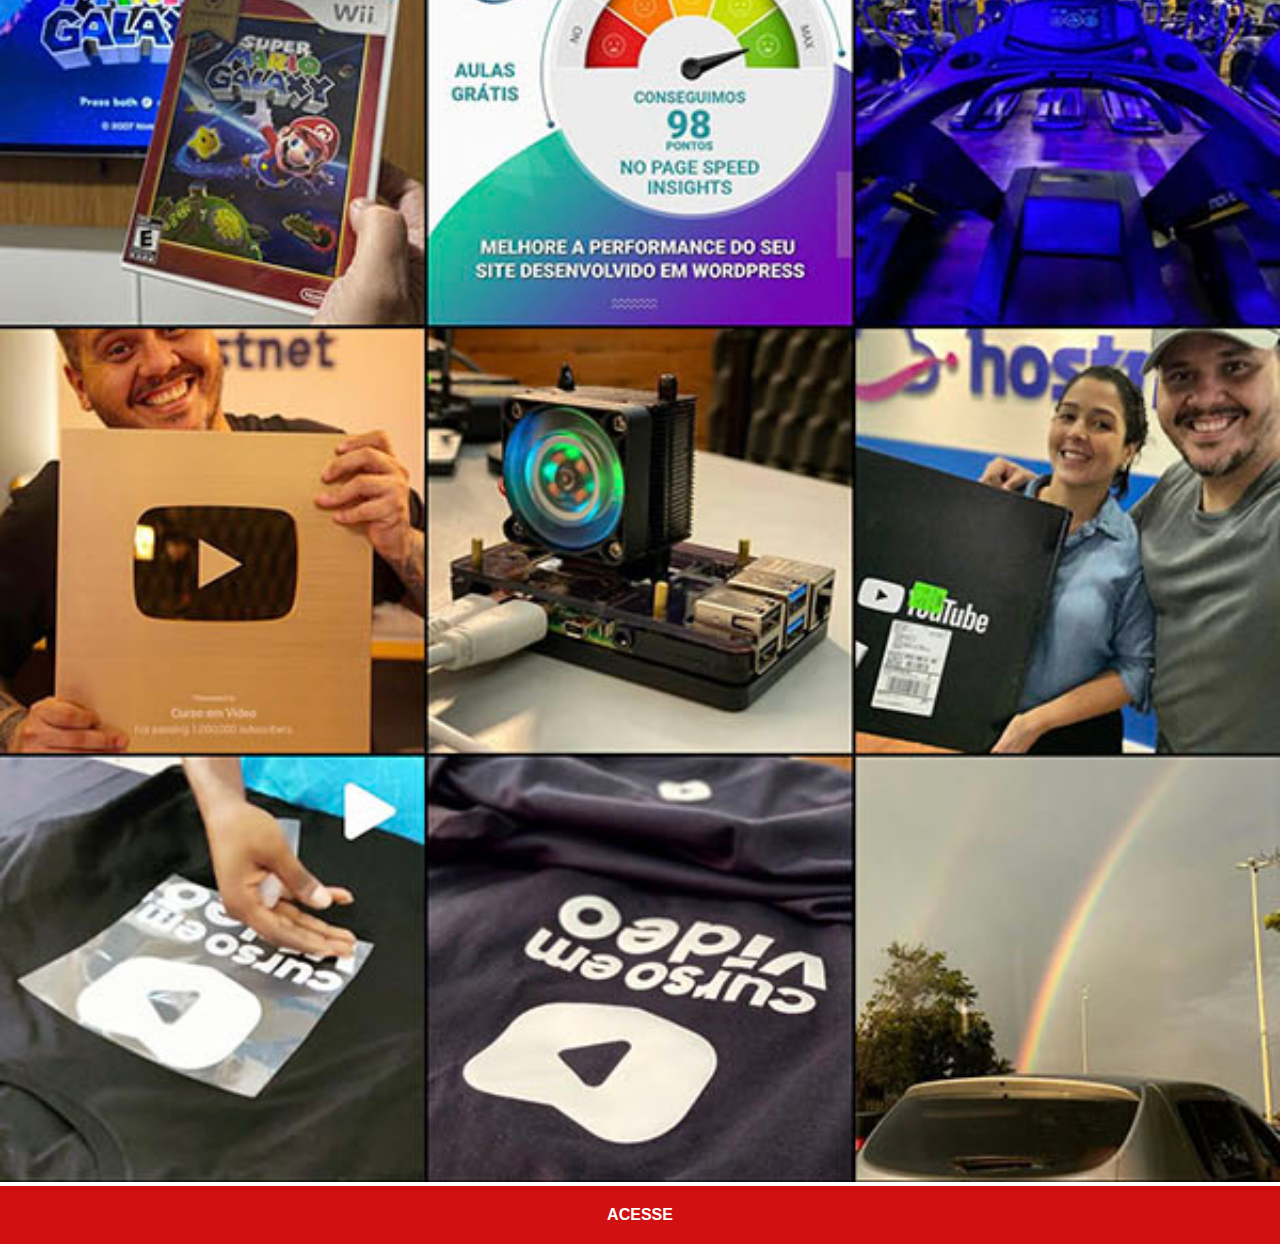
<file: instagram.html>
<!DOCTYPE html>
<html lang="pt">
<head>
    <meta charset="UTF-8">
    <meta name="viewport" content="width=device-width, initial-scale=1.0">
    <title>Instagram</title>
    <link rel="stylesheet" href="estilos/social.css">
</head>
<body>
    <img src="imagens/tela-instagram.jpg" alt="instagram">
    <a href="https://www.instagram.com/karsondesign/" target="_blank">Acesse</a>
</body>
</html>
</file>
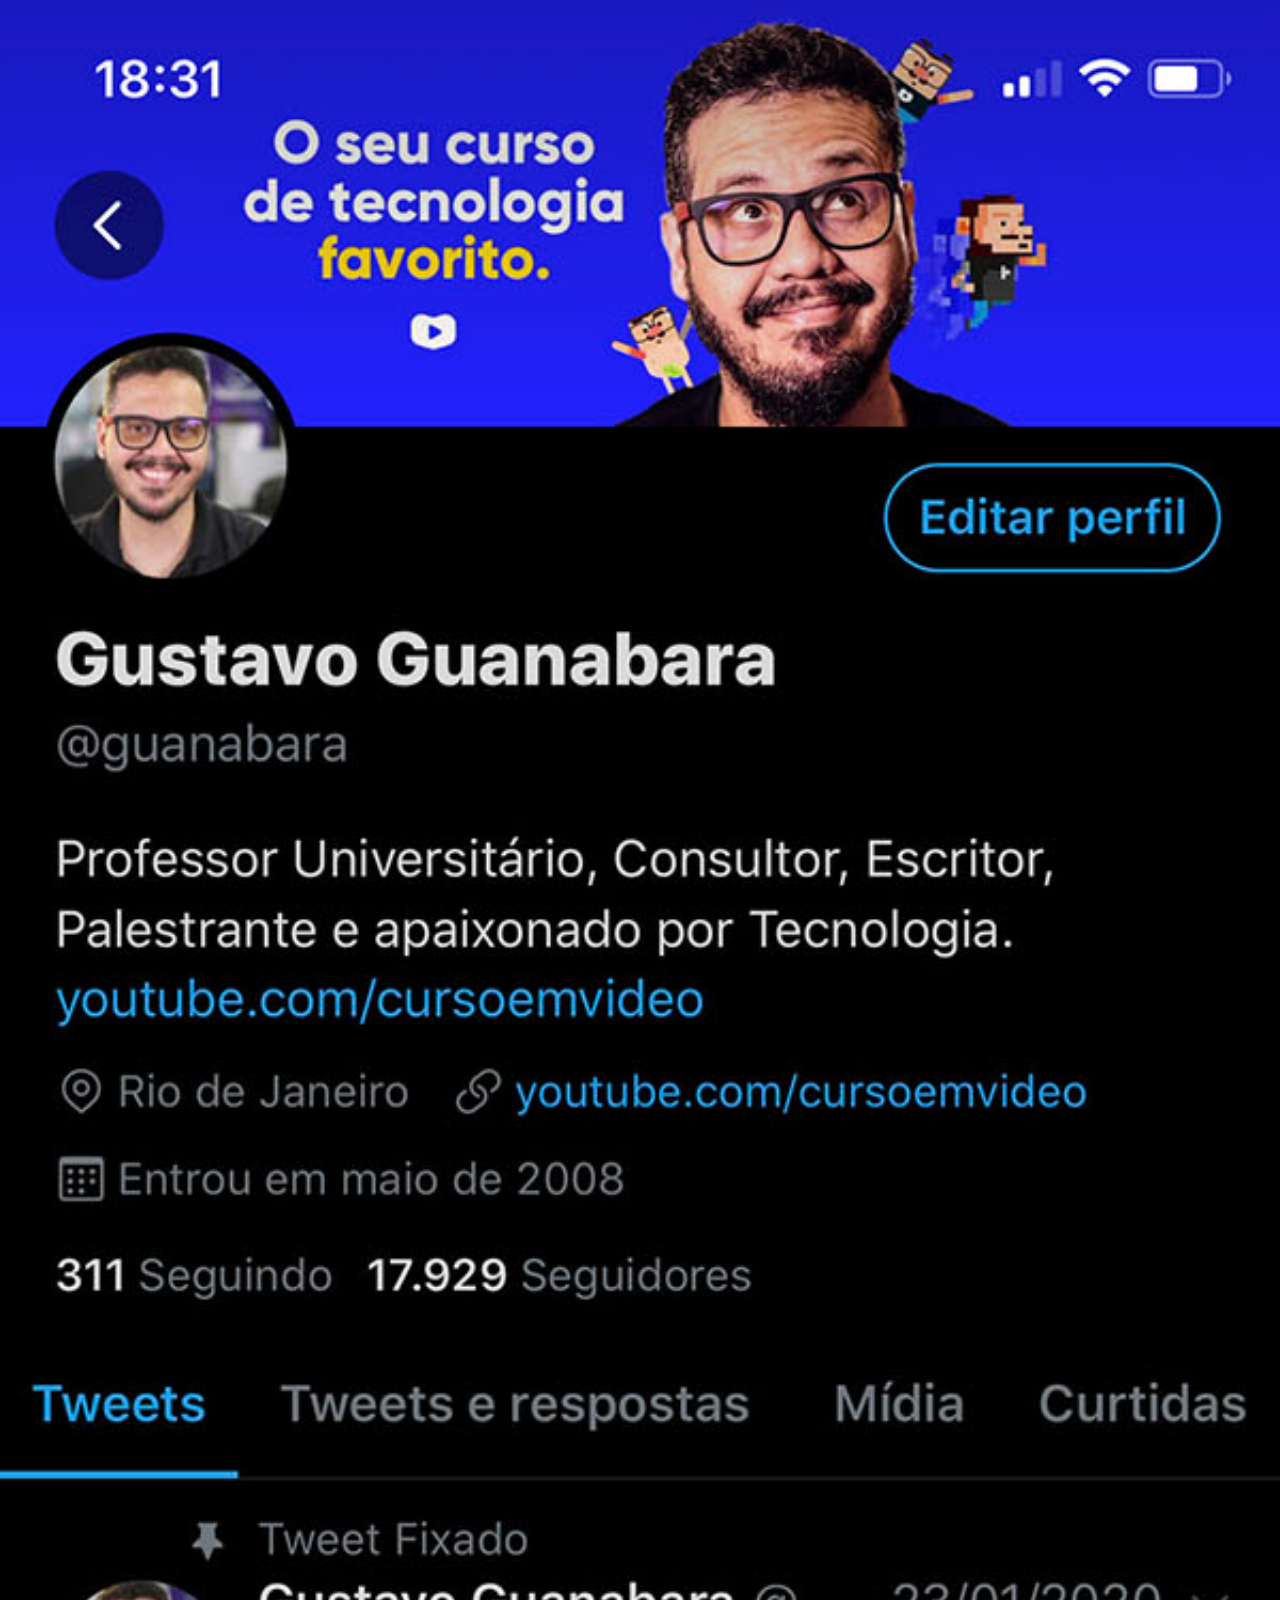
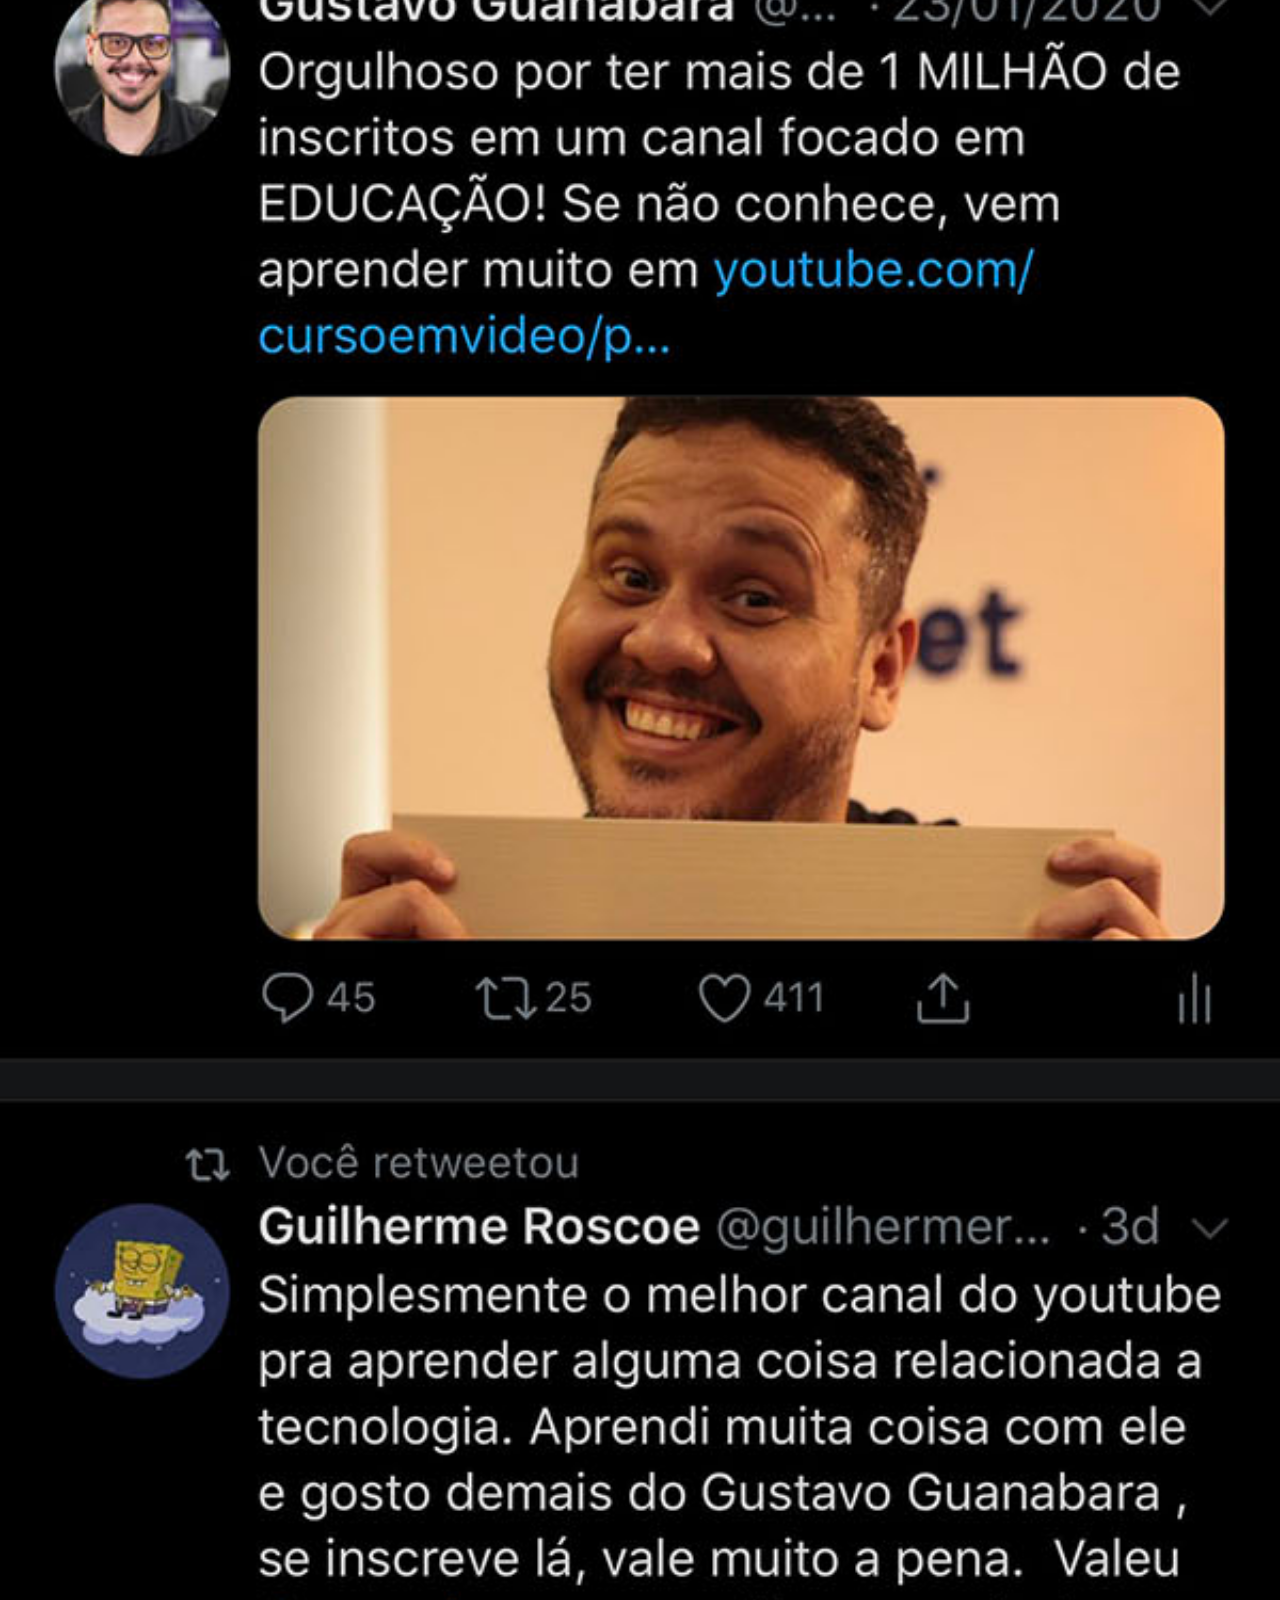
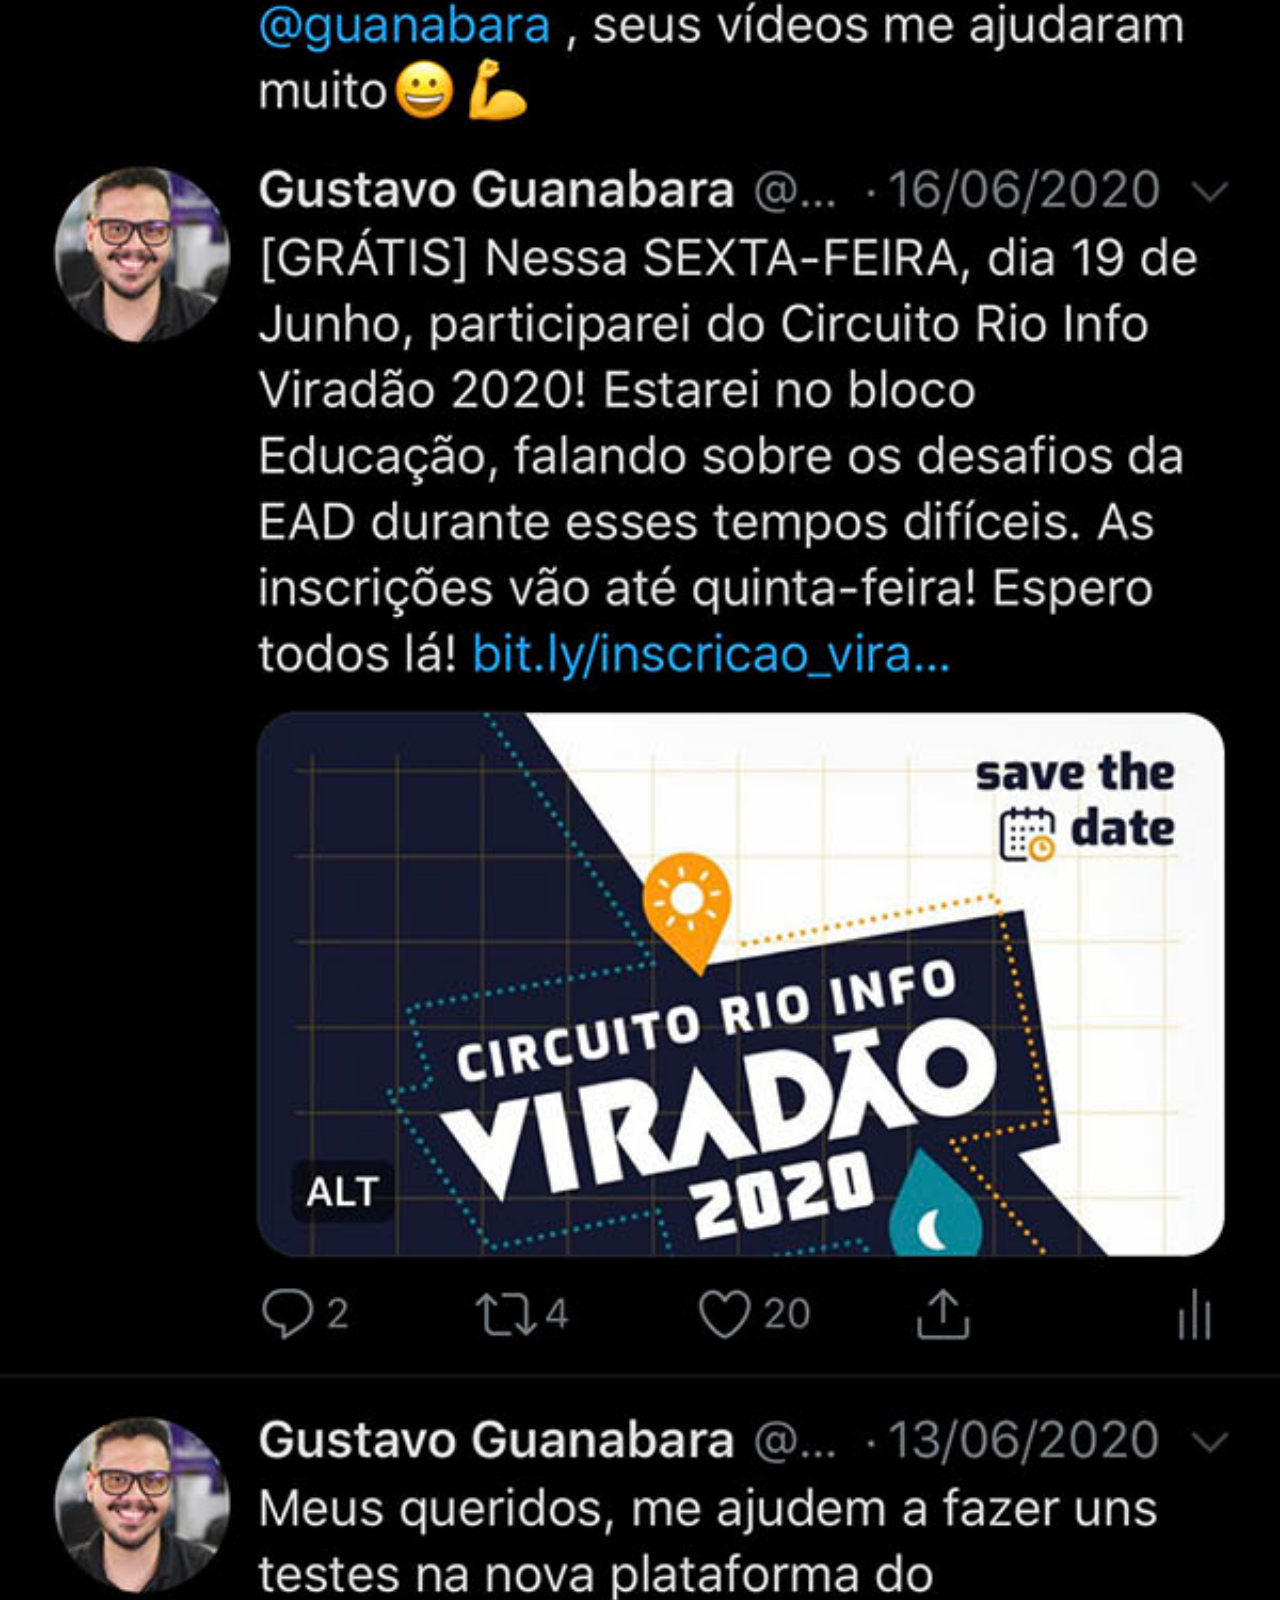
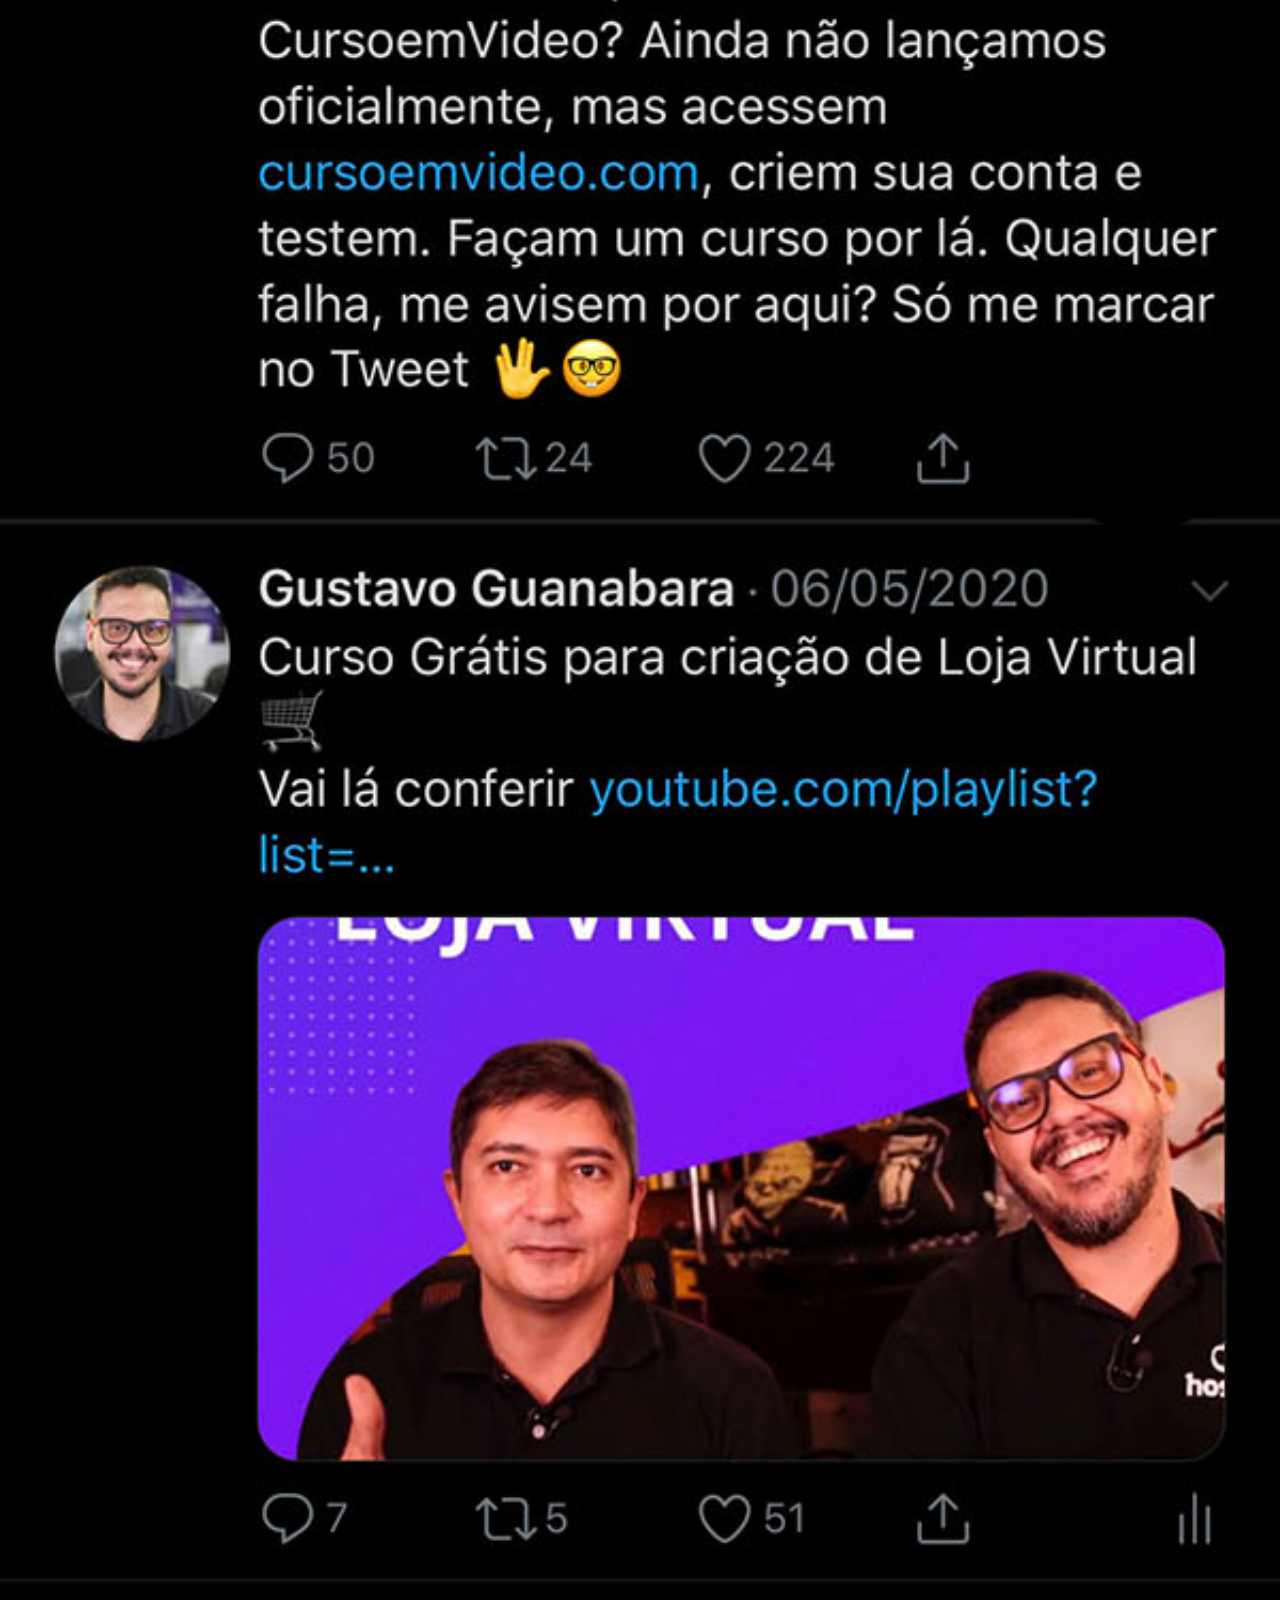
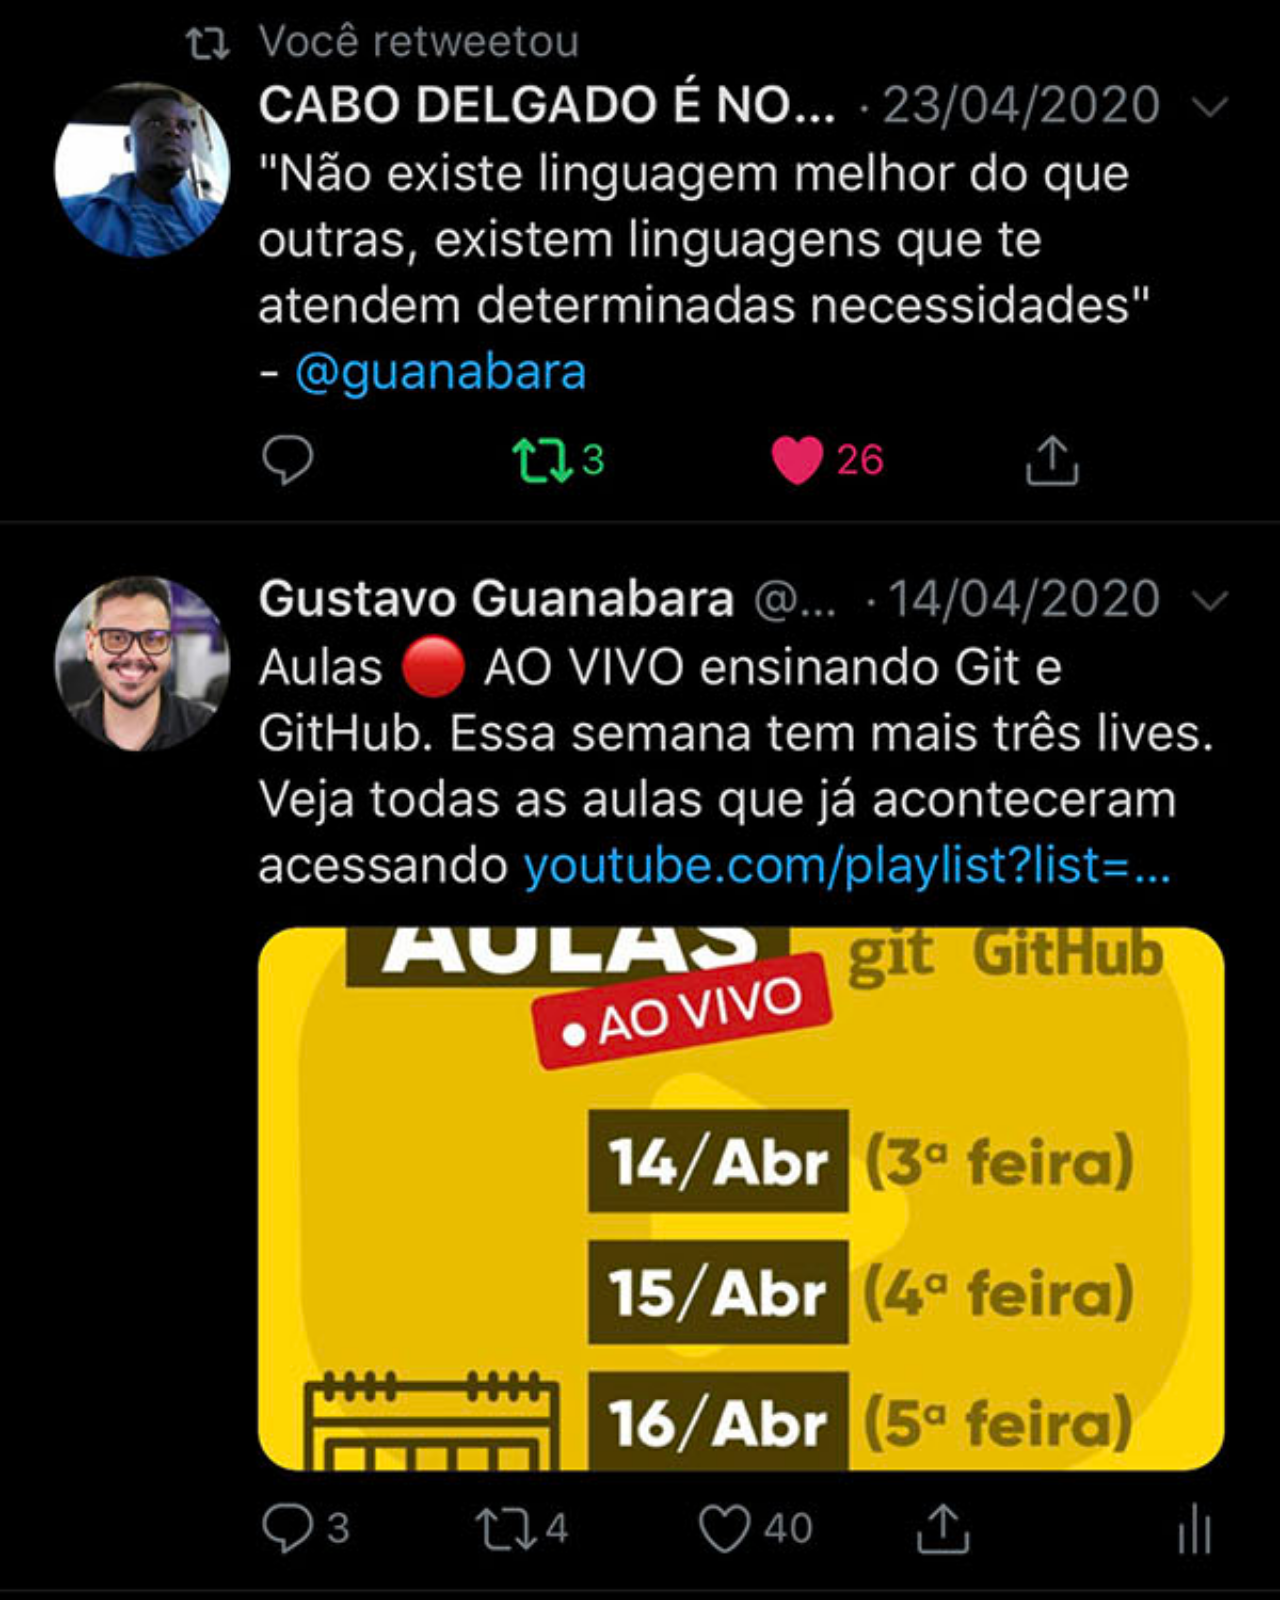
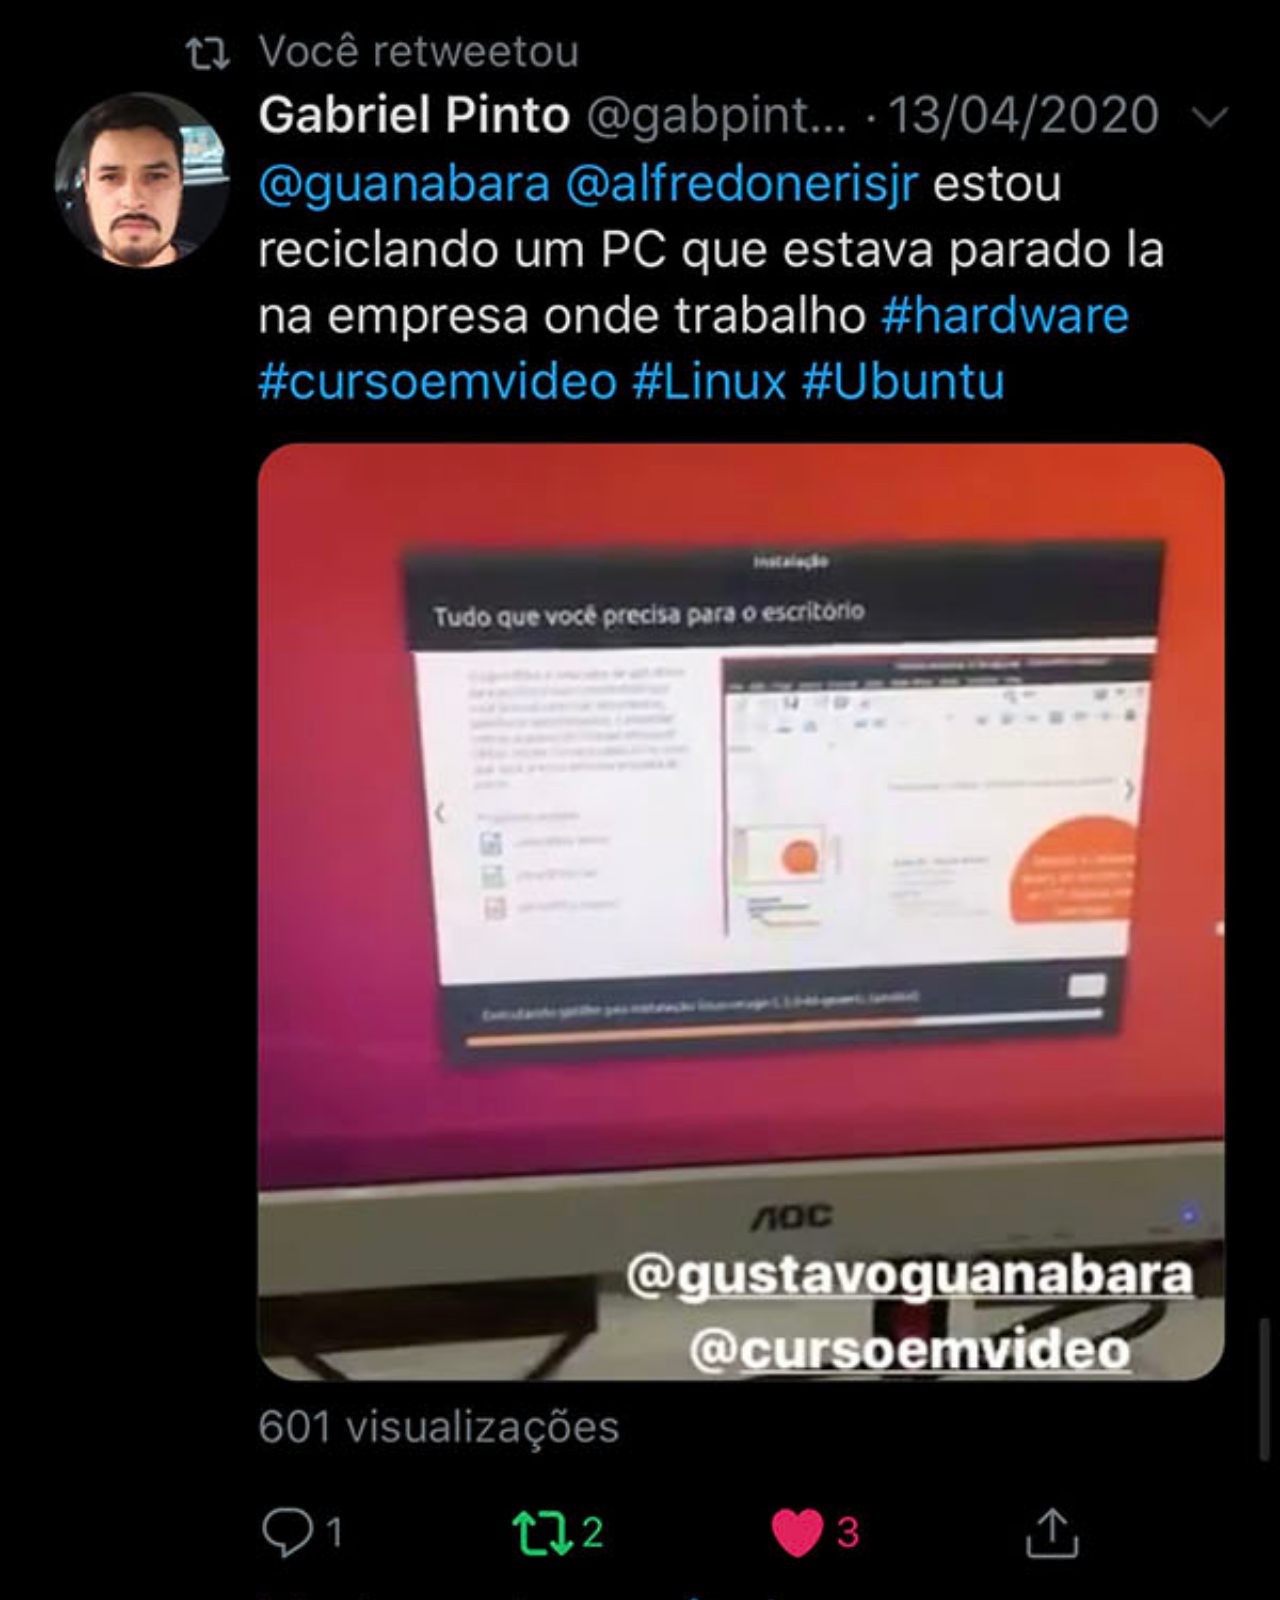
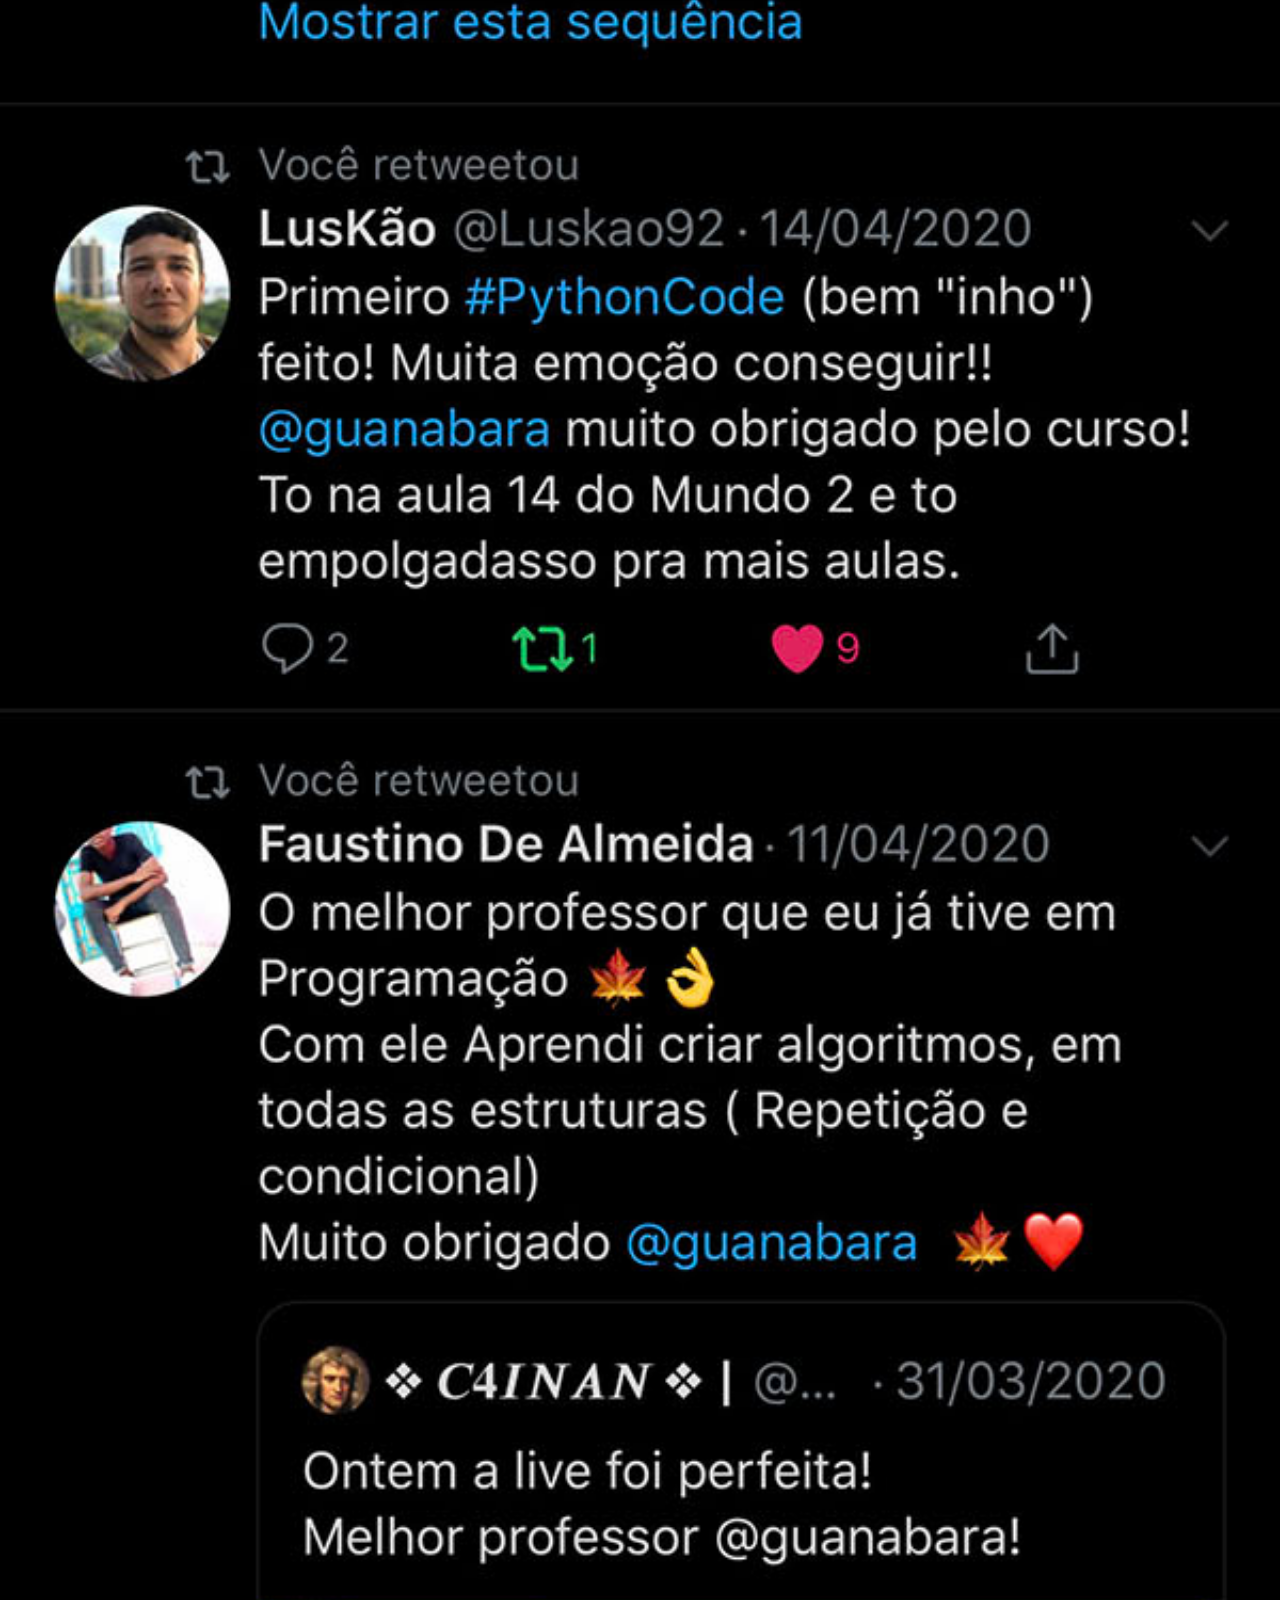
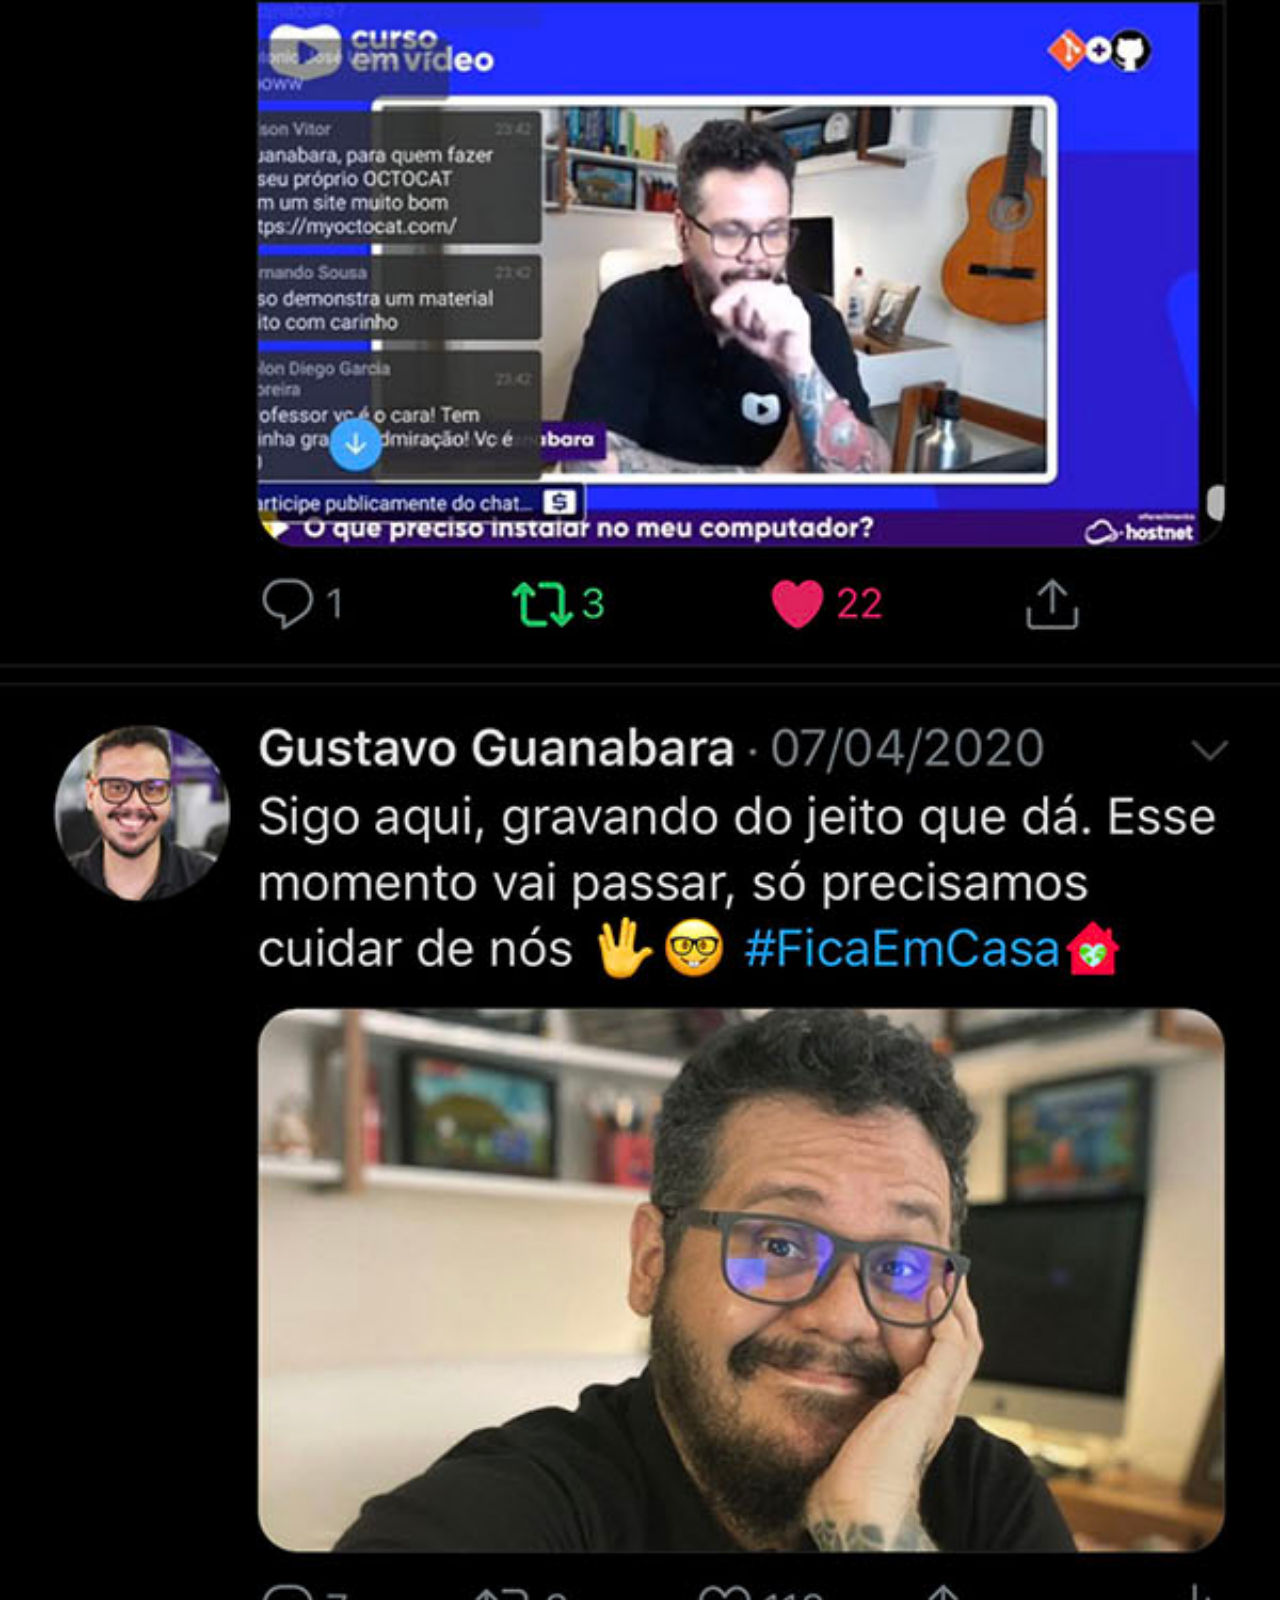
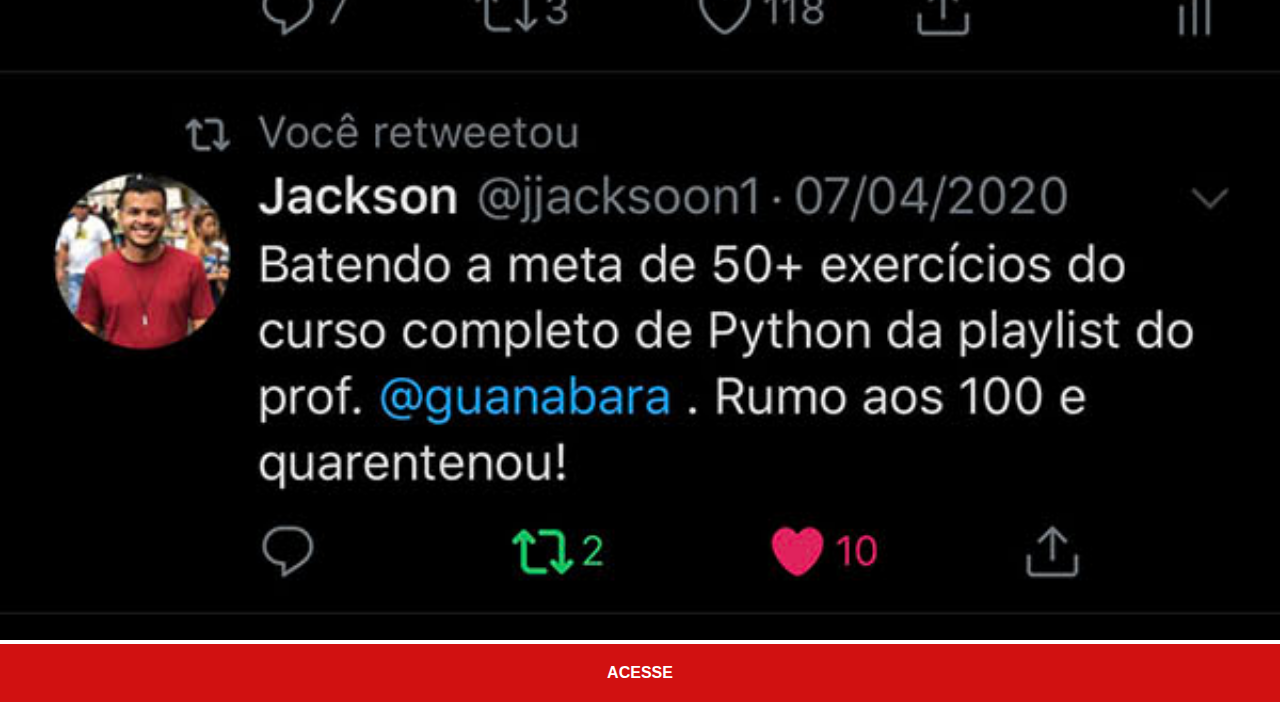
<file: twitter.html>
<!DOCTYPE html>
<html lang="pt">
<head>
    <meta charset="UTF-8">
    <meta name="viewport" content="width=device-width, initial-scale=1.0">
    <title>Twitter</title>
    <link rel="stylesheet" href="estilos/social.css">
</head>
<body>
    <img src="imagens/tela-twitter.jpg" alt="Twitter">
    <a href="https://x.com/?lang=pt&mx=2" target="_blank">Acesse</a>
</body>
</html>
</file>
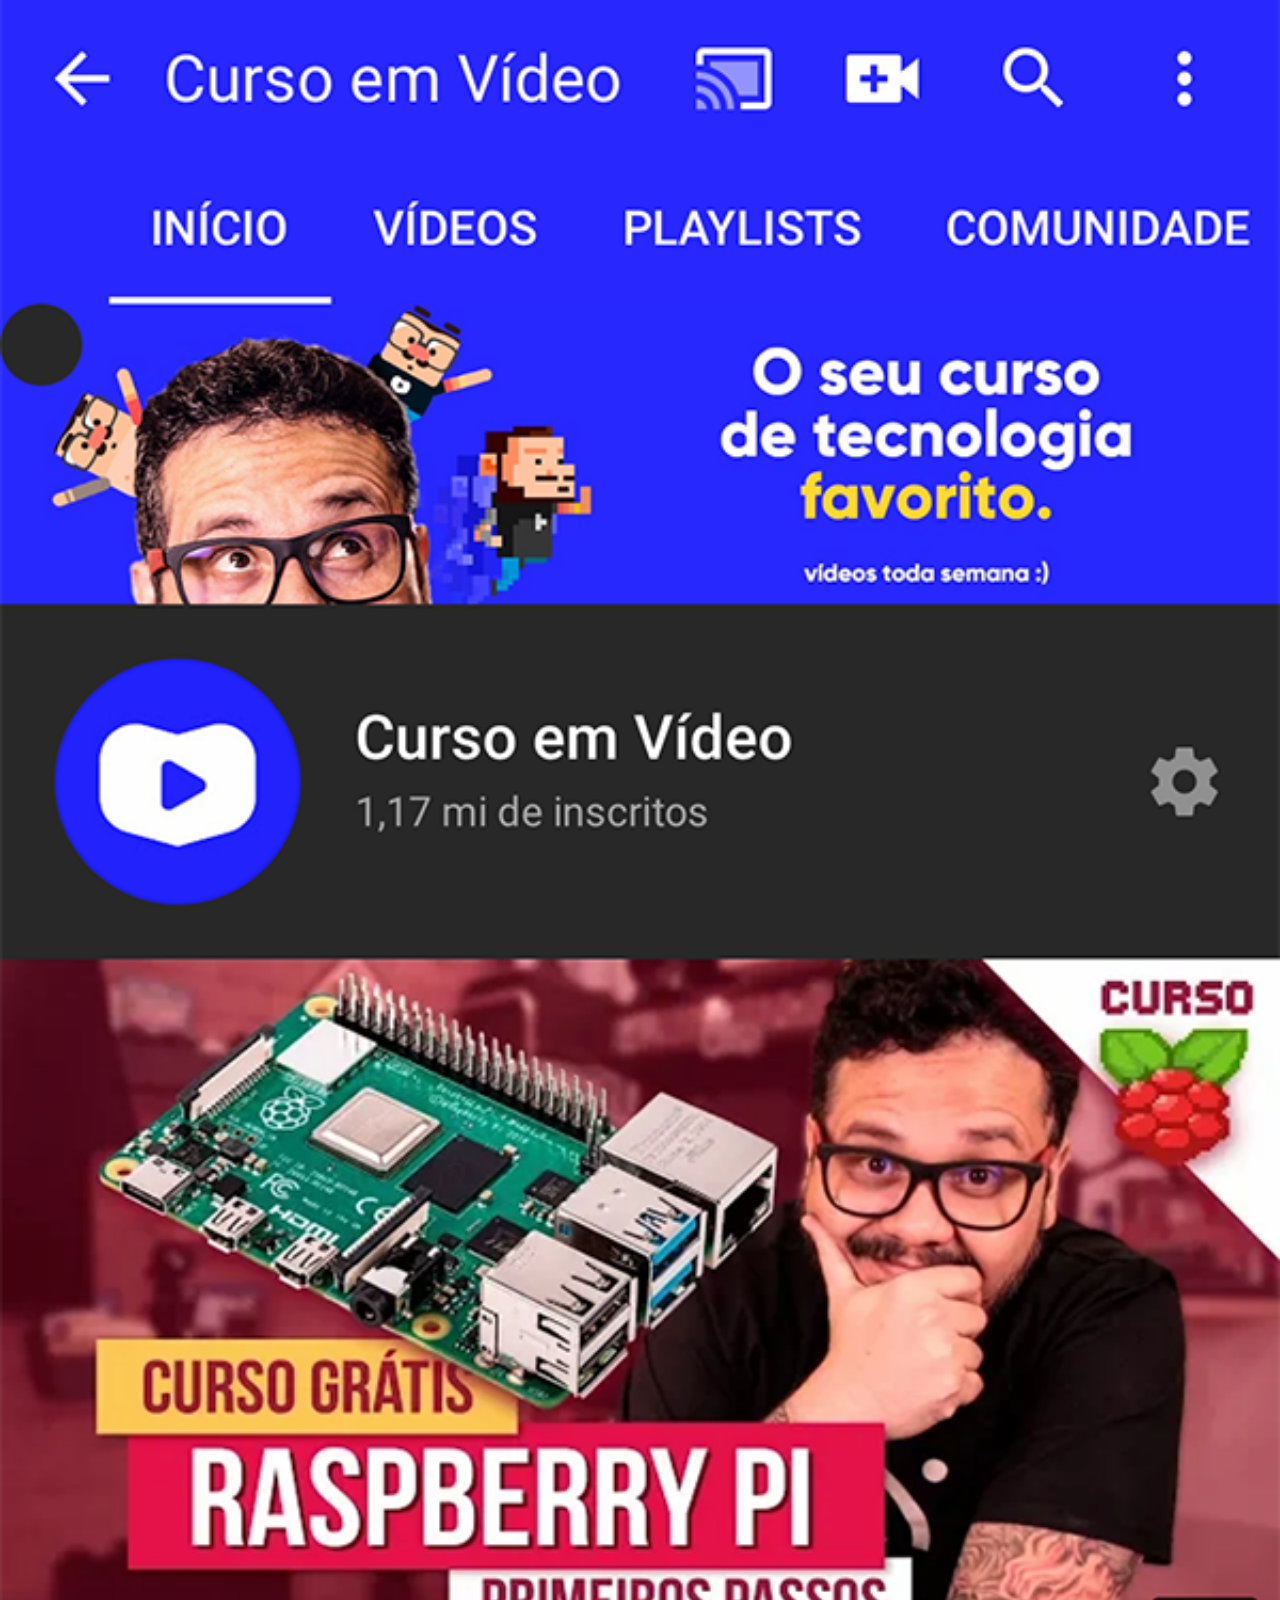
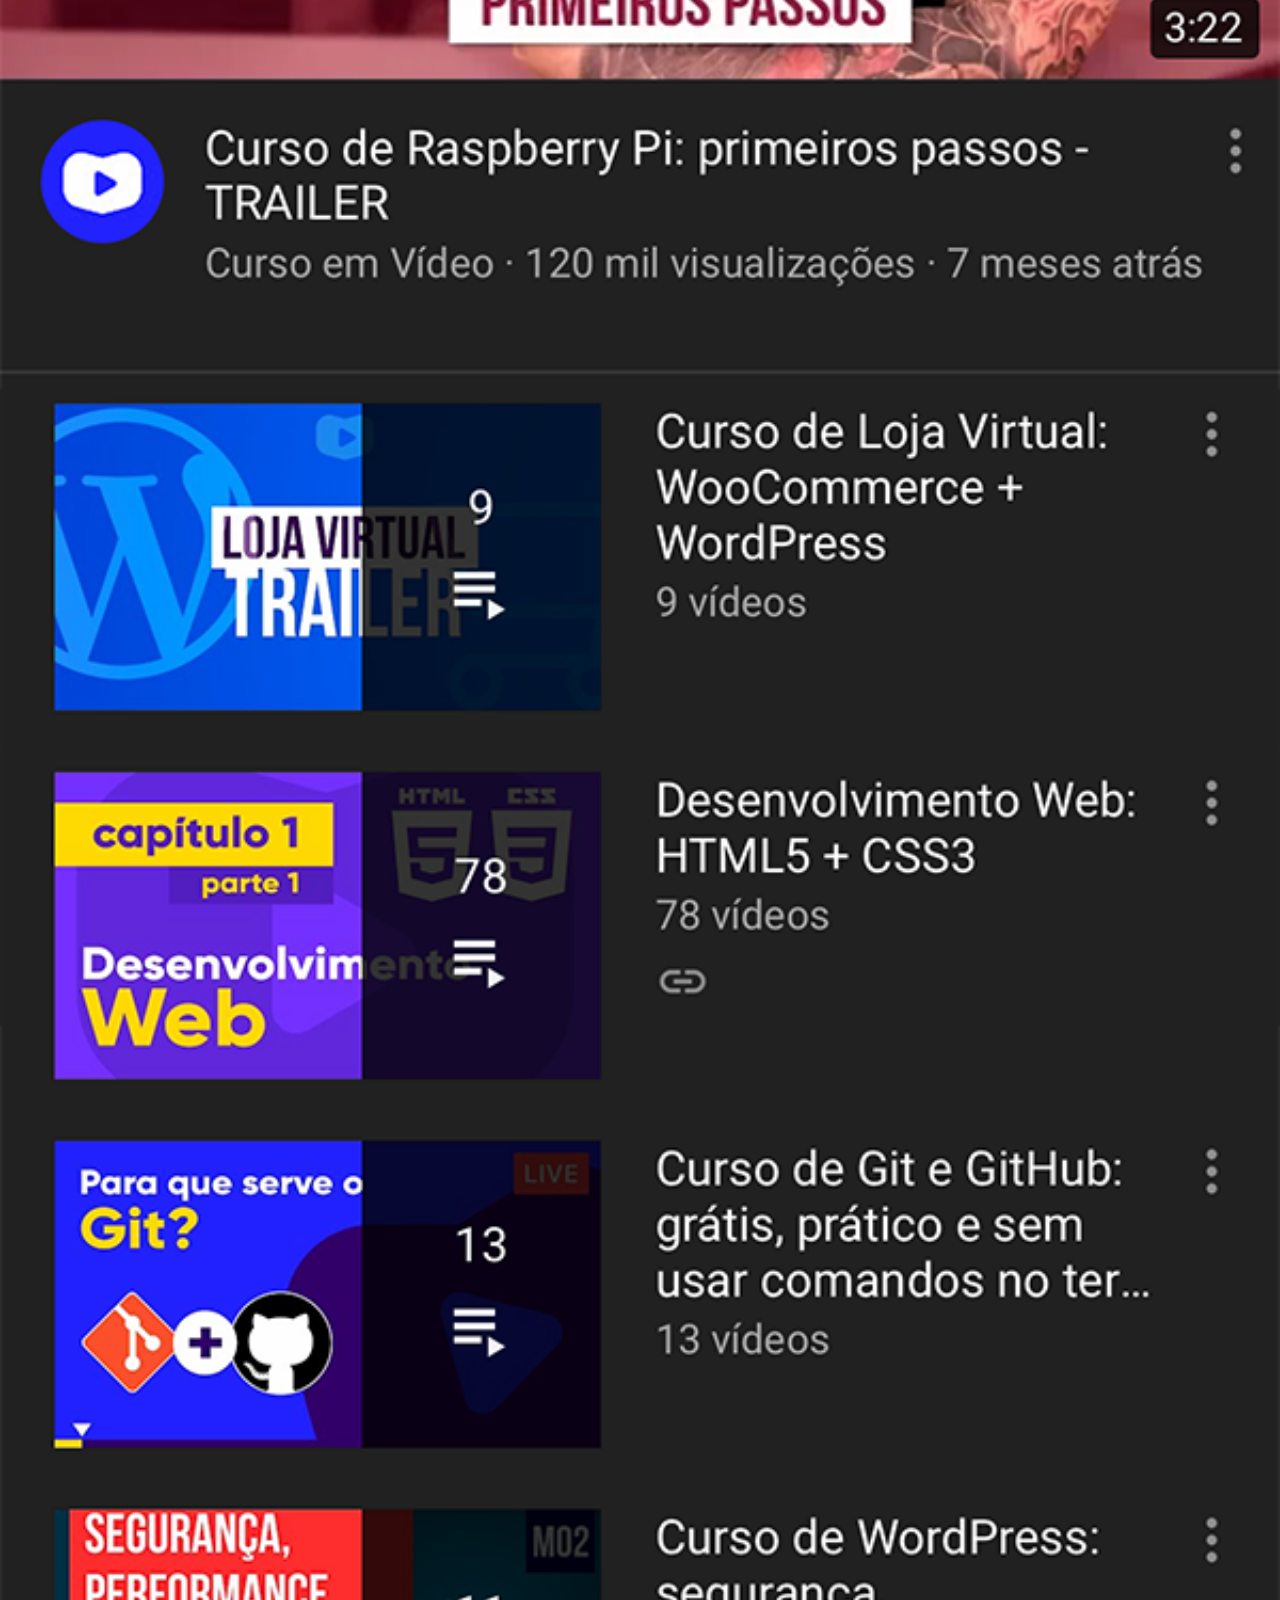
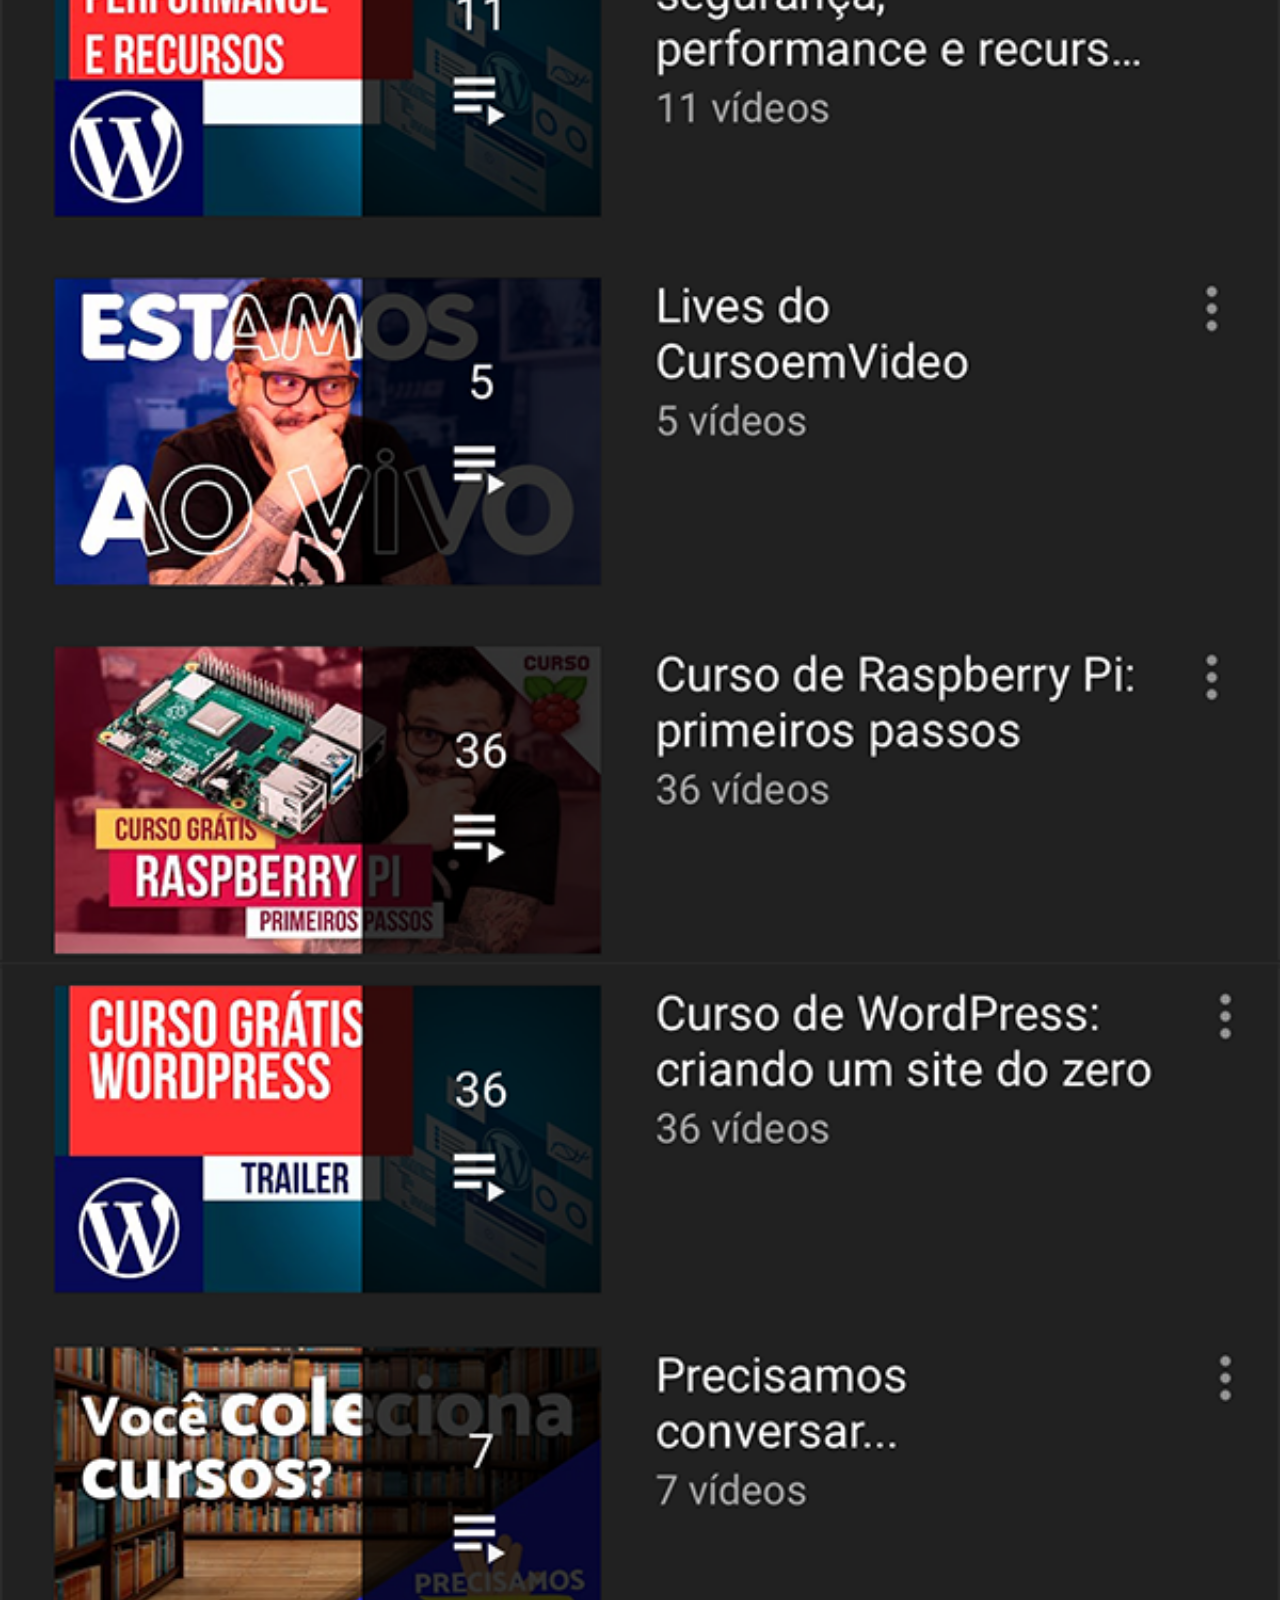
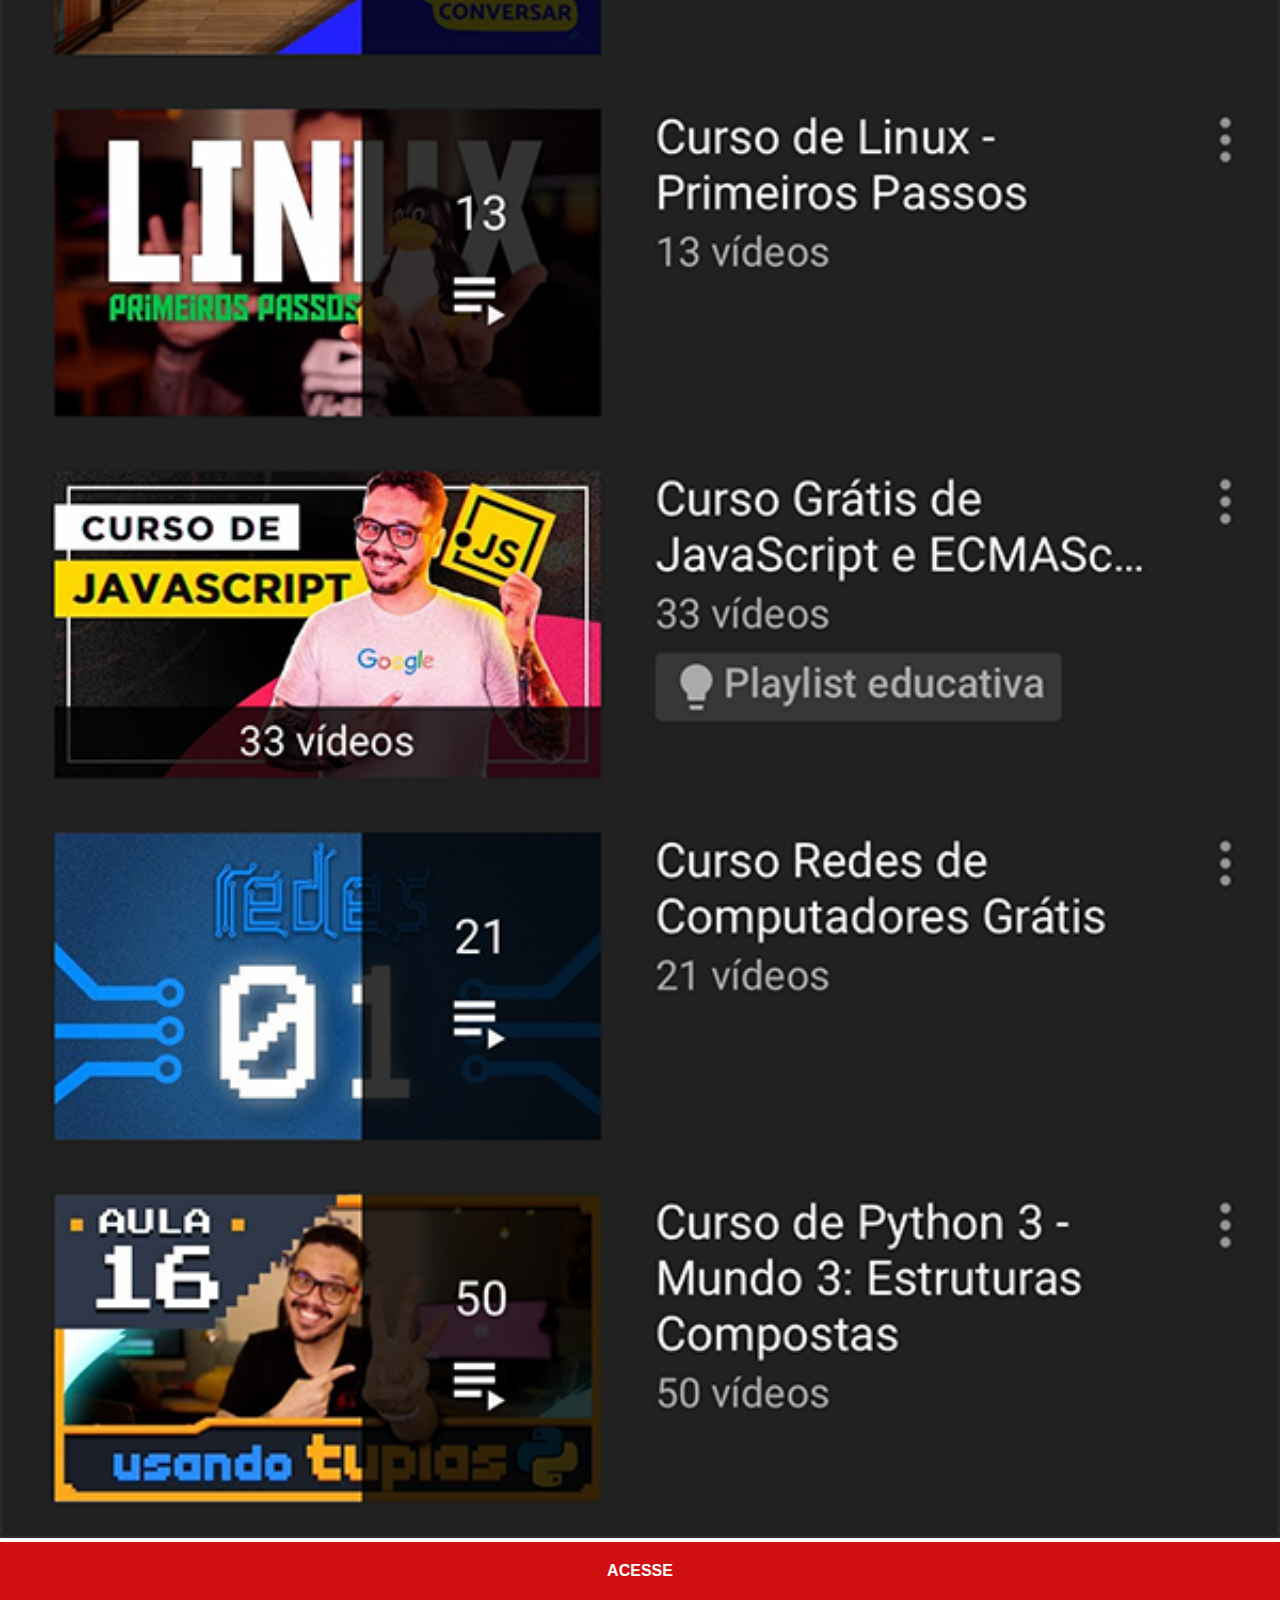
<file: youtube.html>
<!DOCTYPE html>
<html lang="pt">
<head>
    <meta charset="UTF-8">
    <meta name="viewport" content="width=device-width, initial-scale=1.0">
    <title>Youtube</title>
    <link rel="stylesheet" href="estilos/social.css">
</head>
<body>
    <img src="imagens/tela-youtube.png" alt="Youtube">
    <a href="https://www.youtube.com/watch?v=ar5UB2MxraE&list=PLHz_AreHm4dkcVCk2Bn_fdVQ81Fkrh6WT&index=15" target="_blank">Acesse</a>
</body>
</html>
</file>
<file: estilos/style.css>
@charset "UTF-8";

*{
    margin: 0;
    padding: 0;
    font-family: Arial, Helvetica, sans-serif;
}

html, body{
    height: 100vh;
    width: 100vw;
    background-color: black;
}

body{
    background-image: url(../imagens/fundo-madeira.jpg);
    background-repeat: no-repeat;
    background-size: cover;
    background-position: center center;
    background-attachment: fixed;
}

main{
    position: relative;
    height: 100vh;
}

#telefone{
    position: absolute;
    top: 50%;
    left: 50%;
    transform: translate(-50%, -50%);
    height: 627px;
    width: 311px;
    background-image: url('../imagens/frame-iphone.png');
    background-repeat: no-repeat;
}

#tela{
    position: relative;
    top: 80px;
    left: 22px;
    width: 267px;
    height: 471px;
}

#redes-sociais{
    text-align: right;
}

#redes-sociais img{
    width: 50px;
    margin: 10px;
    border-radius: 50%;
    box-shadow: 2px 2px 5px rgba(0, 0, 0, 0.408);
    box-sizing: border-box;
}

#redes-sociais img:hover{
    border: 2px solid rgba(255, 255, 255, 0.641);
    transform: translate(-3px, -3px);
    box-shadow: 5px 5px 10px rgba(0, 0, 0, 0.616);
    transition:  .4s, border 1s;
}
</file>
<file: estilos/social.css>
@charset "UTF-8";

* {
    margin: 0px;
    padding: 0px;
    font-family: Arial, Helvetica, sans-serif;
}

::-webkit-scrollbar{
    width: 0;
    height: 0;
}

img {
    width: 100vw;
}

a {
    display: block;
    background-color: rgba(206, 0, 0, 0.932);
    padding: 20px;
    text-align: center;
    font-weight: bolder;
    color: white;
    text-decoration: none;
    text-transform: uppercase;
}

a:hover{
    text-decoration: underline;
    background-color:  red;
    transition: 0.8s;
}
</file>
